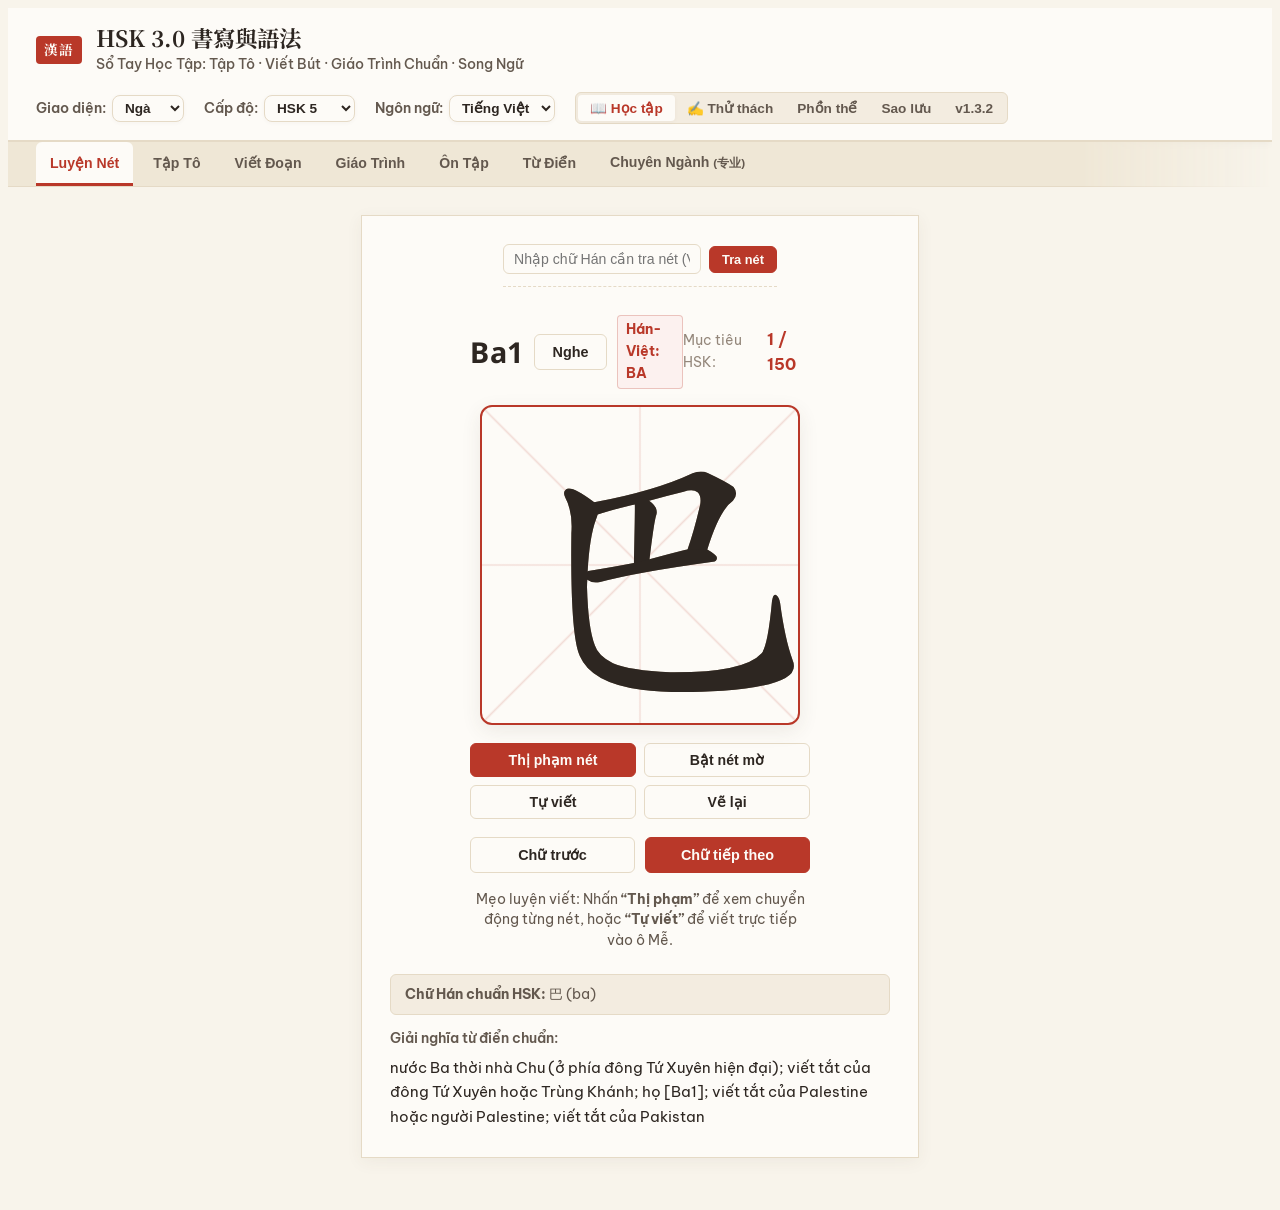
<file: index.html>
<!DOCTYPE html>
<html lang="vi" data-theme="paper">
<head>
  <meta charset="UTF-8">
  <meta name="viewport" content="width=device-width, initial-scale=1.0, maximum-scale=1.0, user-scalable=no, viewport-fit=cover">
  <title>HSK 3.0 Thư Phòng: Luyện Viết & Giáo Trình Song Ngữ</title>
  <meta name="description" content="Sổ tay học tập HSK 3.0 phong cách thư phòng kinh điển: tập tô, luyện nét, giáo trình chuẩn và tra cứu từ điển Hán ngữ.">
  <link rel="preconnect" href="https://fonts.googleapis.com">
  <link rel="preconnect" href="https://fonts.gstatic.com" crossorigin>
  <link href="https://fonts.googleapis.com/css2?family=Noto+Serif+SC:wght@400;600;700&family=Noto+Sans:wght@400;500;600&family=Be+Vietnam+Pro:wght@400;500;600;700&display=swap" rel="stylesheet">
  <link rel="stylesheet" href="heti.min.css">
  <link rel="stylesheet" href="style.css">
  <link rel="icon" type="image/png" href="icon.png">
  <link rel="apple-touch-icon" href="icon.png">
  <meta name="theme-color" content="#f8f4eb">
</head>
<body>
  <div id="book-container">
    <!-- Header bìa sách phong cách thư phòng -->
    <header class="book-header">
      <div class="header-inner">
        <div class="book-title-group">
          <span class="seal-mark" aria-hidden="true">漢語</span>
          <div class="title-text">
            <h1>HSK 3.0 書寫與語法</h1>
            <span class="sub-title">Sổ Tay Học Tập: Tập Tô, Viết Bút, Giáo Trình Chuẩn, Song Ngữ</span>
          </div>
        </div>

        <div class="book-controls">
          <!-- Bộ chọn giao diện (Theme Switcher) -->
          <div class="theme-selector-wrap">
            <span class="control-label">Giao diện:</span>
            <select id="theme-select" class="paper-select sm-select">
              <option value="paper">Ngà</option>
              <option value="dark">Tối</option>
              <option value="bamboo">Trúc</option>
              <option value="notion">Sáng</option>
            </select>
          </div>

          <div class="level-selector-wrap">
            <span class="control-label" id="label-level">Cấp độ:</span>
            <select id="level-select" class="paper-select sm-select">
              <option value="HSK1">HSK 1</option>
              <option value="HSK2">HSK 2</option>
              <option value="HSK3">HSK 3</option>
              <option value="HSK4">HSK 4</option>
              <option value="HSK5" selected>HSK 5</option>
              <option value="HSK6">HSK 6</option>
              <option value="HSK7-9">HSK 7-9</option>
            </select>
          </div>

          <!-- Bộ chọn ngôn ngữ Quốc tế (i18n) -->
          <div class="lang-selector-wrap">
            <span class="control-label" id="label-lang">Ngôn ngữ:</span>
            <select id="lang-select" class="paper-select sm-select">
              <option value="vi" selected>Tiếng Việt</option>
              <option value="en">English</option>
            </select>
          </div>
          <div class="mode-toggle">
            <button id="mode-study" class="mode-btn active">Học tập</button>
            <button id="mode-quiz" class="mode-btn">Thử thách</button>
            <button id="btn-toggle-variant" class="mode-btn" title="Chuyển đổi Giản thể / Phồn thể">Phồn thể</button>
            <button id="btn-open-sync" class="mode-btn" title="Sao lưu & Chuyển máy">Sao lưu</button>
            <button id="btn-manual-update-check" class="mode-btn" title="Kiểm tra bản cập nhật mới">v1.3.2</button>
          </div>
        </div>
      </div>
    </header>

    <!-- Mục lục Tab điều hướng -->
    <nav class="book-tabs">
      <div class="tabs-inner">
        <button class="tab-btn active" data-tab="tab-writing">
          <span class="tab-name">Luyện Nét <small class="tab-sub">(手写) </small></span>
        </button>
        <button class="tab-btn" data-tab="tab-tracing">
          <span class="tab-name">Tập Tô <small class="tab-sub">(描红) </small></span>
        </button>
        <button class="tab-btn" data-tab="tab-essay">
          <span class="tab-name">Viết Đoạn <small class="tab-sub">(写话) </small></span>
        </button>
        <button class="tab-btn" data-tab="tab-curriculum">
          <span class="tab-name">Giáo Trình <small class="tab-sub">(教程) </small></span>
        </button>
        <button class="tab-btn" data-tab="tab-exercise">
          <span class="tab-name">Ôn Tập <small class="tab-sub">(练习) </small></span>
        </button>
        <button class="tab-btn" data-tab="tab-dictionary">
          <span class="tab-name">Từ Điển <small class="tab-sub">(字典) </small></span>
        </button>
        <button class="tab-btn" data-tab="tab-specialized">
          <span class="tab-name">Chuyên Ngành <small class="tab-sub">(专业) </small></span>
        </button>
      </div>
    </nav>

    <!-- Nội dung chính -->
    <main class="book-page">

      <!-- TAB 1: LUYỆN VIẾT BẰNG BÚT (TỪNG CHỮ) -->
      <section id="tab-writing" class="page-pane active">
        <div class="paper-card writing-studio-layout">
          <!-- Ô tìm kiếm & tra cứu cách viết chữ Hán tùy chọn -->
          <div class="char-lookup-bar">
            <input type="text" id="custom-char-input" class="paper-input" placeholder="Nhập chữ Hán cần tra nét (VD: 我, 爱, 保)…" maxlength="10" autocomplete="off" />
            <button id="btn-custom-char-lookup" class="paper-btn primary-btn sm-btn">Tra nét</button>
          </div>

          <!-- HERO: BÀN TẬP VIẾT NÉT CHỮ HÁN (米字格) -->
          <div class="canvas-writing-panel">
            <div class="char-header-row">
              <div class="char-reading-box">
                <span id="char-pinyin" class="pinyin-large">bā</span>
                <button id="char-audio-btn" class="paper-btn audio-btn" title="Phát âm chuẩn">Nghe</button>
                <span id="char-hanviet" class="hanviet-badge">Hán-Việt: BA</span>
              </div>
              <div class="char-index-indicator">
                <span class="indicator-label">Mục tiêu HSK:</span>
                <span id="char-progress" class="indicator-value">1 / 150</span>
              </div>
            </div>

            <div class="mige-canvas-frame">
              <div id="hanzi-target" class="hanzi-mige-box"></div>
            </div>

            <div class="writing-action-bar">
              <button id="btn-animate" class="paper-btn active">Thị phạm nét</button>
              <button id="btn-toggle-outline" class="paper-btn">Bật nét mờ</button>
              <button id="btn-quiz" class="paper-btn">Tự viết</button>
              <button id="btn-reset" class="paper-btn">Vẽ lại</button>
            </div>

            <div class="nav-controls">
              <button id="btn-prev-char" class="paper-btn">Chữ trước</button>
              <button id="btn-next-char" class="paper-btn primary-btn">Chữ tiếp theo</button>
            </div>

            <p id="writing-status-tip" class="writing-tip">Mẹo luyện viết: Nhấn <strong>“Thị phạm”</strong> để xem chuyển động từng nét, hoặc <strong>“Tự viết”</strong> để viết trực tiếp vào ô Mễ.</p>
          </div>

          <!-- KHỐI BỔ TRỢ: TỪ GHÉP & GIẢI NGHĨA CHUẨN -->
          <div class="char-meta-panel">
            <div id="char-visual-anchor" class="char-visual-preview">
              <div id="char-visual-desc" class="char-visual-desc">Đang tải từ ghép HSK…</div>
            </div>

            <div class="char-meaning-box">
              <h2 class="section-label">Giải nghĩa từ điển chuẩn:</h2>
              <p id="char-meaning" class="meaning-text">Đang tải giải nghĩa…</p>
            </div>
          </div>
        </div>
      </section>

      <!-- TAB 2: VỞ TẬP TÔ CÂU & ĐOẠN VĂN -->
      <section id="tab-tracing" class="page-pane">
        <div class="paper-card tracing-lab-card">
          <div class="tracing-toolbar">
            <div class="toolbar-group">
              <span class="tool-label">Chọn đoạn tập tô:</span>
              <select id="tracing-select" class="paper-select" style="max-width: 320px;">
                <!-- Dynamically loaded essay / sentences -->
              </select>
              <button id="btn-tracing-random" class="paper-btn sm-btn" title="Đổi ngẫu nhiên đoạn văn">Ngẫu nhiên</button>
              <button id="btn-tracing-custom" class="paper-btn sm-btn primary-btn" title="Tự tạo đoạn văn theo từ vựng tự chọn">Tự tạo đoạn</button>
              <button id="btn-tracing-audio" class="paper-btn sm-btn">Nghe đọc</button>
            </div>

            <div class="toolbar-group brush-controls">
              <span class="tool-label">Bút vẽ:</span>
              <button id="brush-black" class="brush-btn active" title="Mực đen"><span class="color-dot black"></span></button>
              <button id="brush-red" class="brush-btn" title="Mực đỏ son"><span class="color-dot red"></span></button>
              
              <span class="tool-label" style="margin-left:8px;">Cỡ nét:</span>
              <button id="size-sm" class="size-btn">Mảnh</button>
              <button id="size-md" class="size-btn active">Vừa</button>
              <button id="size-lg" class="size-btn">Đậm</button>
              
              <button id="btn-clear-tracing" class="paper-btn sm-btn" style="margin-left:8px;">Xóa nét tô</button>
            </div>
          </div>

          <!-- Khung Tự Tạo Đoạn Văn Mẫu Theo Từ Vựng Tự Chọn (Custom Essay Generator) -->
          <div id="tracing-custom-panel" class="tracing-custom-panel" style="display: none;">
            <div class="custom-panel-head">
              <strong>Bộ Sinh Đoạn Văn Mẫu HSK Theo Từ Vựng Người Dùng Tự Chọn</strong>
              <button id="btn-close-custom-panel" class="paper-btn sm-btn">Đóng</button>
            </div>
            <div class="custom-panel-body">
              <div class="custom-input-row">
                <label class="custom-label">Cấp độ HSK:</label>
                <select id="custom-essay-level" class="paper-select sm-select">
                  <option value="1">HSK 1</option>
                  <option value="2">HSK 2</option>
                  <option value="3">HSK 3</option>
                  <option value="4" selected>HSK 4</option>
                  <option value="5">HSK 5</option>
                  <option value="6">HSK 6</option>
                </select>
                <label class="custom-label" style="margin-left: 10px;">Nhập 2-5 từ vựng (phân tách bởi dấu phẩy):</label>
                <input type="text" id="custom-essay-words" class="paper-input" placeholder="VD: 坚持, 健康, 锻炼 hoặc 苹果, 喜欢, 吃…" style="flex: 1; min-width: 220px;" />
                <button id="btn-submit-generate-essay" class="paper-btn primary-btn sm-btn">Tạo đoạn & Luyện viết ngay</button>
              </div>
            </div>
          </div>

          <!-- Khung hiển thị trọn vẹn 4 tầng đoạn văn tổng thể phía trên -->
          <div class="tracing-summary-box heti">
            <div id="tracing-meaning-text">Đang tải đoạn văn mẫu…</div>
          </div>

          <!-- Trang giấy kẻ ô Mễ Tự Cách có chữ Hán in mờ & Canvas đè lên -->
          <div class="tracing-paper-viewport">
            <div class="tracing-sheet" id="tracing-sheet">
              <div id="mige-grid-container" class="mige-grid-container"></div>
              <canvas id="tracing-canvas" class="tracing-canvas-overlay" aria-label="Bảng vẽ tập tô chữ Hán"></canvas>
            </div>
          </div>
          
          <p class="tracing-instructions">Mẹo tập tô: Đặt ngón tay hoặc bút cảm ứng Stylus lên trang giấy trên, tô đè nét mực theo từng chữ Hán in mờ từ trái sang phải như trong vở tập viết chữ Hán.</p>
        </div>
      </section>

      <!-- TAB 3: VIẾT & PHÂN TÍCH ĐOẠN VĂN (WRITING LAB) -->
      <section id="tab-essay" class="page-pane">
        <div class="essay-lab-layout">
          <!-- NỬA TRÊN: Đoạn văn mẫu & Phân tích 4 tầng -->
          <div class="paper-card sample-essay-card">
            <div class="card-header-bar">
              <div class="header-tag">
                <span class="tag-icon" aria-hidden="true">文</span>
                <span class="tag-text">Đoạn Văn Mẫu & Bóc Tách Cấu Trúc Song Ngữ</span>
              </div>
              <button id="btn-toggle-struct" class="paper-btn sm-btn">Ẩn/Hiện Phân Tích</button>
            </div>

            <div class="sample-essay-body">
              <div class="annotated-box">
                <div class="layer-zh" id="sample-essay-zh">Đang tải chữ Hán…</div>
                <div class="layer-py" id="sample-essay-py">Đang tải pinyin…</div>
                <div class="layer-hv" id="sample-essay-hv">Đang tải Hán-Việt…</div>
                <div class="layer-vi" id="sample-essay-vi">Đang tải dịch nghĩa…</div>
              </div>
            </div>

            <div id="structure-analysis-box" class="structure-breakdown-grid"></div>
          </div>

          <!-- NỬA DƯỚI: Khung luyện viết học viên -->
          <div class="paper-panel active-writing-panel">
            <div class="card-header-bar">
              <div class="header-tag">
                <span class="tag-icon" aria-hidden="true">筆</span>
                <span class="tag-text">Khu Vực Luyện Viết Của Bạn</span>
              </div>
              <div class="essay-word-meter">
                <span id="char-counter" class="counter-text">0 / 65 chữ</span>
              </div>
            </div>

            <div class="prompt-meta-box">
              <p id="essay-guideline" class="prompt-desc">Đang tải đề bài…</p>
              
              <!-- Danh mục từ mới dạng Flashcard trực quan -->
              <div class="required-words-wrap">
                <span class="req-title">Từ mới bắt buộc lồng ghép:</span>
                <div id="essay-keywords" class="visual-cards-grid"></div>
              </div>
            </div>

            <div class="textarea-wrapper">
              <textarea id="essay-input" class="paper-textarea" rows="6" placeholder="Gõ hoặc viết đoạn văn tiếng Trung của bạn tại đây…"></textarea>
            </div>

            <div id="checklist-section" class="rubric-checklist-box"></div>

            <div class="essay-bottom-bar">
              <button id="btn-check-essay" class="paper-btn primary-btn">Đánh giá bài viết</button>
              <button id="btn-copy-essay" class="paper-btn">Sao chép</button>
              <button id="btn-reset-essay" class="paper-btn">Xóa làm lại</button>
            </div>

            <div id="essay-feedback" class="feedback-paper-card"></div>
          </div>
        </div>
      </section>

      <!-- TAB 4: GIÁO TRÌNH CHUẨN 98 BÀI & NGỮ PHÁP (MỚI BỔ SUNG) -->
      <section id="tab-curriculum" class="page-pane">
        <!-- 1. Bộ Giáo Trình Chuẩn HSK 1 đến HSK 9 (160 Bài Học & 593 Điểm Ngữ Pháp) -->
        <div class="paper-card curriculum-card">
          <div class="card-header-bar">
            <div class="header-tag">
              <span class="tag-icon" aria-hidden="true">書</span>
              <span class="tag-text">Bộ Giáo Trình Hán Ngữ Chuẩn HSK 1 - HSK 9 (160 Bài Học Toàn Diện)</span>
            </div>
            <div class="curriculum-selectors">
              <select id="curriculum-level-select" class="paper-select sm-select">
                <option value="HSK 1">HSK 1: Giáo Trình Chuẩn HSK 3.0 (15 bài)</option>
                <option value="HSK 2">HSK 2: Giáo Trình Chuẩn HSK 3.0 (15 bài)</option>
                <option value="HSK 3">HSK 3: Giáo Trình Chuẩn HSK 3.0 (18 bài)</option>
                <option value="HSK 4">HSK 4: Giáo Trình Tiêu Chuẩn HSK 4 (20 bài)</option>
                <option value="HSK 5" selected>HSK 5: Giáo Trình Tiêu Chuẩn HSK 5 (36 bài)</option>
                <option value="HSK 6">HSK 6: Giáo Trình Tiêu Chuẩn HSK 6 (40 bài)</option>
                <option value="HSK 7-9">HSK 7-9: Giáo Trình Chuyên Sâu (16 bài - Thương mại & Học thuật)</option>
              </select>
              <select id="curriculum-lesson-select" class="paper-select sm-select">
                <!-- Dynamically populated lessons -->
              </select>
            </div>
          </div>

          <div class="curriculum-lesson-header">
            <h3 id="curr-lesson-title" class="lesson-title">Đang tải bài học…</h3>
            <span id="curr-lesson-count" class="lesson-count-badge"></span>
          </div>

          <!-- Dải Tab Con Phân Mục Bài Học -->
          <div class="curr-subnav-bar">
            <button class="curr-subtab-btn active" data-subtab="subtab-texts">Bài Đọc & Hội Thoại (课文)</button>
            <button class="curr-subtab-btn" data-subtab="subtab-grammar">Ngữ Pháp Bài Học (语法)</button>
            <button class="curr-subtab-btn" data-subtab="subtab-vocab">Từ Mới Bài Học (生词)</button>
            <button class="curr-subtab-btn" data-subtab="subtab-official-grammar">Đề Cương HSK 3.0 (593 điểm)</button>
            <button class="curr-subtab-btn" data-subtab="subtab-library-grammar">Thư Viện 212 Ngữ Pháp HSK 4-6</button>
          </div>

          <!-- 1. Phân mục Bài Đọc & Hội thoại -->
          <div id="subtab-texts" class="curr-content-pane active">
            <div class="reading-focus-toolbar">
              <span class="focus-toolbar-label">Chế độ luyện đọc:</span>
              <button id="btn-toggle-pinyin" class="focus-toggle-btn" title="Bật/Tắt hiển thị Pinyin">
                <span>Pinyin:</span> <strong id="lbl-toggle-pinyin">HIỆN</strong>
              </button>
              <button id="btn-toggle-meaning" class="focus-toggle-btn" title="Bật/Tắt hiển thị Dịch nghĩa">
                <span>Dịch nghĩa:</span> <strong id="lbl-toggle-meaning">HIỆN</strong>
              </button>
              <button id="btn-toggle-autoread" class="focus-toggle-btn" title="Chế độ rảnh tay: Tự động đọc tuần tự">
                <span>Tự đọc:</span> <strong id="lbl-toggle-autoread">TẮT</strong>
              </button>
            </div>
            <div id="curr-texts-container" class="curr-text-container heti"></div>
          </div>

          <!-- 2. Phân mục Ngữ pháp bài học -->
          <div id="subtab-grammar" class="curr-content-pane">
            <div id="curr-grammar-container" class="curr-grammar-container heti"></div>
          </div>

          <!-- 3. Phân mục Từ mới -->
          <div id="subtab-vocab" class="curr-content-pane">
            <div id="curr-words-container" class="curriculum-words-grid"></div>
          </div>

          <!-- 4. Phân mục Đề cương Ngữ pháp HSK 3.0 -->
          <div id="subtab-official-grammar" class="curr-content-pane">
            <div style="margin-bottom: 14px; font-size: 0.9rem; color: var(--ink-secondary);">
              Đề cương ngữ pháp chính thức từ Chinesetest (Bộ GD Trung Quốc) cho cấp độ này:
            </div>
            <div id="curr-official-grammar-container" class="official-grammar-grid"></div>
          </div>

          <!-- 5. Phân mục Thư Viện 212 Điểm Ngữ Pháp HSK 4-6 -->
          <div id="subtab-library-grammar" class="curr-content-pane">
            <div class="grammar-search-bar">
              <input type="text" id="grammar-search-input" class="paper-search-input" placeholder="Tìm kiếm điểm ngữ pháp (ví dụ: 把, 被, 比, liên từ, bổ ngữ…)">
              <span id="grammar-total-count" class="badge-total">212 điểm</span>
            </div>
            <div id="grammar-items-list" class="grammar-cards-scroll"></div>
          </div>
        </div>
      </section>

      <!-- TAB 5: GHÉP CÂU & SỬA BỆNH CÚ -->
      <section id="tab-exercise" class="page-pane">
        <!-- Sub-Nav Phân Hệ Ôn Tập -->
        <div class="exercise-subnav-bar">
          <button class="subnav-btn active" data-subtab="sub-quiz">Thi Thử Trắc Nghiệm</button>
          <button class="subnav-btn" data-subtab="sub-srs">Thẻ Nhớ SRS Flashcard</button>
          <button class="subnav-btn" data-subtab="sub-sentence">Ghép Câu Ngữ Pháp</button>
          <button class="subnav-btn" data-subtab="sub-match">Nối Từ Nhanh</button>
          <button class="subnav-btn" data-subtab="sub-sync">Sao Lưu Tiến Độ</button>
        </div>

        <!-- SUBTAB 1: THI THỬ TRẮC NGHIỆM -->
        <div id="subtab-quiz" class="subtab-pane active">
          <div class="paper-card quiz-control-card">
            <div class="quiz-filter-row">
              <label>Cấp độ HSK:</label>
              <select id="quiz-level-select" class="paper-select sm-select">
                <option value="all">Ngẫu nhiên HSK 1 - 9</option>
                <option value="HSK 1">HSK 1</option>
                <option value="HSK 2">HSK 2</option>
                <option value="HSK 3">HSK 3</option>
                <option value="HSK 4">HSK 4</option>
                <option value="HSK 5">HSK 5</option>
                <option value="HSK 6">HSK 6</option>
              </select>
              <label>Số lượng câu:</label>
              <select id="quiz-count-select" class="paper-select sm-select">
                <option value="5">5 câu (Nhanh)</option>
                <option value="10" selected>10 câu (Tiêu chuẩn)</option>
                <option value="20">20 câu (Thử thách)</option>
              </select>
              <button id="btn-start-quiz" class="paper-btn primary-btn sm-btn">Bắt đầu làm bài</button>
            </div>
          </div>
          <div id="quiz-container" class="quiz-display-area"></div>
        </div>

        <!-- SUBTAB 2: THẺ NHỚ SRS FLASHCARD -->
        <div id="subtab-srs" class="subtab-pane">
          <div class="paper-card srs-control-card">
            <div class="srs-stats-header">
              <div class="srs-stat-box">
                <span class="stat-number" id="srs-due-count">0</span>
                <span class="stat-label">Cần ôn hôm nay</span>
              </div>
              <div class="srs-stat-box">
                <span class="stat-number" id="srs-total-deck">11.485</span>
                <span class="stat-label">Tổng số thẻ</span>
              </div>
              <button id="btn-reset-srs" class="paper-btn sm-btn">Làm mới phiên ôn</button>
            </div>
          </div>
          <div id="srs-container" class="srs-display-area"></div>
        </div>

        <!-- SUBTAB 3: GHÉP CÂU NGỮ PHÁP CŨ -->
        <div id="subtab-sentence" class="subtab-pane">
        <div class="exercise-split-layout">
          <!-- Phần A: Sắp xếp câu -->
          <div class="paper-panel exercise-box">
            <div class="card-header-bar">
              <span class="exercise-type-tag">一 · Sắp Xếp Câu (连词成句)</span>
              <span id="order-progress-tag" class="exercise-counter">Câu 1/12</span>
            </div>

            <p class="exercise-inst">Chạm vào các khối từ bên dưới theo đúng trật tự ngữ pháp để ghép thành câu:</p>
            <p id="order-meaning-hint" class="meaning-hint-text">Dịch nghĩa…</p>

            <div id="order-drop-zone" class="paper-drop-tray">
              <span class="tray-empty-hint">Chạm vào các khối từ bên dưới để ghép câu</span>
            </div>

            <div id="order-pool-zone" class="paper-token-pool"></div>

            <div class="exercise-btn-row">
              <button id="btn-check-order" class="paper-btn primary-btn">Kiểm tra kết quả</button>
              <button id="btn-reset-order" class="paper-btn">Xếp lại</button>
              <button id="btn-next-order" class="paper-btn">Câu tiếp theo</button>
            </div>

            <div id="order-feedback" class="feedback-paper-card"></div>
          </div>

          <!-- Phần B: Sửa bệnh cú -->
          <div class="paper-panel exercise-box">
            <div class="card-header-bar">
              <span class="exercise-type-tag">二 · Sửa Câu Sai (病句修改)</span>
              <span id="bingju-type-badge" class="badge-small">Phân tích lỗi sai</span>
            </div>

            <p class="exercise-inst">Chạm vào phân đoạn [A], [B], [C], [D] có lỗi sai cú pháp:</p>

            <div id="bingju-segments-zone" class="bingju-choice-list"></div>

            <div class="exercise-btn-row">
              <button id="btn-next-bingju" class="paper-btn">Câu bệnh cú tiếp</button>
            </div>

            <div id="bingju-feedback" class="feedback-paper-card"></div>
          </div>
        </div>
        </div>

        <!-- SUBTAB 4: NỐI TỪ NHANH (FAST WORD MATCH) -->
        <div id="subtab-match" class="subtab-pane">
          <div class="match-game-card">
            <div class="match-stats-row">
              <div class="match-timer-box">
                <span class="control-label">Thời gian:</span>
                <span id="match-timer" class="match-num">60</span>s
              </div>
              <div class="match-score-box">
                <span class="control-label">Điểm số:</span>
                <span id="match-score" class="match-num">0</span>
              </div>
              <div style="display:flex; align-items:center; gap:8px;">
                <select id="match-level-select" class="paper-select sm-select">
                  <option value="HSK 1">HSK 1</option>
                  <option value="HSK 2">HSK 2</option>
                  <option value="HSK 3">HSK 3</option>
                  <option value="HSK 4" selected>HSK 4</option>
                  <option value="HSK 5">HSK 5</option>
                  <option value="HSK 6">HSK 6</option>
                </select>
                <button id="btn-start-match" class="paper-btn primary-btn sm-btn">Bắt đầu chơi</button>
              </div>
            </div>
            <div id="match-grid" class="match-grid"></div>
            <p id="match-msg" class="exercise-inst" style="text-align:center; margin-top:10px;">Chạm vào 1 ô Chữ Hán và 1 ô Nghĩa/Pinyin tương ứng để ghép đôi.</p>
          </div>
        </div>

        <!-- SUBTAB 5: SAO LƯU TIẾN ĐỘ (STATE SYNC) -->
        <div id="subtab-sync" class="subtab-pane">
          <div class="sync-panel-card">
            <h3 class="gallery-title" style="margin-bottom:12px;">Sao Lưu & Chuyển Đổi Tiến Độ Học Tập</h3>
            <p class="exercise-inst" style="margin-bottom:14px;">Chuyển đổi dữ liệu học tập (từ đã thuộc, từ cần ôn SRS, từ yêu thích) giữa các điện thoại mà không cần tài khoản.</p>
            
            <div style="margin-bottom:18px;">
              <label class="control-label" style="display:block; margin-bottom:6px;">Mã xuất dữ liệu máy này:</label>
              <textarea id="sync-export-text" class="sync-code-area" readonly placeholder="Bấm nút 'Tạo mã xuất' bên dưới..."></textarea>
              <div style="margin-top:8px; display:flex; gap:8px;">
                <button id="btn-gen-export" class="paper-btn primary-btn sm-btn">Tạo mã xuất</button>
                <button id="btn-copy-sync" class="paper-btn sm-btn">Sao chép mã</button>
              </div>
            </div>

            <div style="border-top:1px solid var(--border-paper); padding-top:16px;">
              <label class="control-label" style="display:block; margin-bottom:6px;">Nhập mã từ máy khác vào đây:</label>
              <textarea id="sync-import-text" class="sync-code-area" placeholder="Dán mã sao lưu vào đây rồi bấm 'Khôi phục'..."></textarea>
              <div style="margin-top:8px;">
                <button id="btn-apply-sync" class="paper-btn primary-btn sm-btn">Khôi phục tiến độ</button>
              </div>
            </div>
            <div id="sync-feedback" class="sync-feedback-msg" style="margin-top:12px; display:none;"></div>
          </div>
        </div>
      </section>

      <!-- 6. TAB TRA CỨU TỪ ĐIỂN HSK 3.0 & TRUNG - VIỆT -->
      <section id="tab-dictionary" class="page-pane">
        <div class="dict-header-banner paper-card">
          <div class="dict-title-row">
            <div class="dict-title-group">
              <span class="dict-seal">典</span>
              <div>
                <h2 class="dict-main-title">Tra Cứu Từ Điển HSK 3.0 & Trung - Việt (字典)</h2>
                <p class="dict-subtitle">11.470+ từ vựng chuẩn HSK 3.0 (Cấp 1 đến 7-9), 122.000+ từ điển Trung - Việt hiện đại CC-CEDICT, âm Hán-Việt &amp; phát âm</p>
              </div>
            </div>
          </div>

          <div class="dict-search-bar-wrap">
            <div class="dict-search-input-box">
              <span class="dict-search-btn-icon" aria-hidden="true">索</span>
              <input type="text" id="dict-search-input" class="dict-search-input" placeholder="Hán tự, Pinyin, nghĩa…" autocomplete="off">
              <button id="dict-clear-btn" class="dict-clear-btn" title="Xóa tìm kiếm">✕</button>
            </div>
          </div>

          <div class="dict-filter-toolbar">
            <div class="dict-select-group">
              <label for="dict-level-select" class="dict-select-label" id="lbl-dict-level">Phân cấp HSK:</label>
              <select id="dict-level-select" class="paper-select dict-dropdown-select">
                <option value="all">Tất cả cấp độ HSK 1-9 (11.581 từ)</option>
                <option value="1">HSK 1 (500 từ)</option>
                <option value="2">HSK 2 (772 từ)</option>
                <option value="3">HSK 3 (973 từ)</option>
                <option value="4">HSK 4 (1.000 từ)</option>
                <option value="5">HSK 5 (1.071 từ)</option>
                <option value="6">HSK 6 (1.140 từ)</option>
                <option value="7">HSK 7-9 & Chuyên ngành (5.636+ từ)</option>
                <option value="full">Toàn diện Mở rộng (125.000+ từ CC-CEDICT)</option>
              </select>
            </div>

            <div class="dict-select-group">
              <label for="dict-topic-select" class="dict-select-label" id="lbl-dict-topic">Chủ đề từ vựng:</label>
              <select id="dict-topic-select" class="paper-select dict-dropdown-select">
                <option value="all">Tất cả chủ đề</option>
                <option value="favorite">Sổ tay từ vựng yêu thích đã lưu</option>
                <option value="tcm">Y Học Cổ Truyền & Đông Y (433+ thuật ngữ)</option>
                <option value="fruit">Hoa quả & Trái cây</option>
                <option value="vegetable">Rau củ & Nông sản</option>
                <option value="clothing">Quần áo & Phụ kiện</option>
                <option value="appliance">Đồ điện gia dụng</option>
                <option value="daily_goods">Đồ dùng sinh hoạt</option>
                <option value="food_drink">Ẩm thực & Món ăn</option>
                <option value="medical_health">Y tế & Sức khỏe</option>
                <option value="travel_transport">Giao thông & Đi lại</option>
                <option value="education_study">Trường học & Sách vở</option>
                <option value="business_economy">Mua sắm & Kinh tế</option>
                <option value="animal_nature">Động vật & Tự nhiên</option>
                <option value="family_love">Gia đình & Con người</option>
                <option value="emotion_mind">Cảm xúc & Tâm lý</option>
              </select>
            </div>

          </div>
          <div class="dict-stats-inline">
            <span id="dict-count-info" class="dict-count-text">Đang tải cơ sở dữ liệu từ điển…</span>
          </div>
        </div>

        <!-- Danh sách kết quả từ điển -->
        <div id="dict-results-container" class="dict-results-grid"></div>

        <!-- Phân trang từ điển -->
        <div id="dict-pagination" class="dict-pagination-bar"></div>
      </section>

      <!-- TAB 7: KHÓA HỌC & ÔN LUYỆN THEO CHUYÊN NGÀNH (SPECIALIZED TRACKS) -->
      <section id="tab-specialized" class="page-pane">
        <div class="specialized-header">
          <div class="specialized-title-wrap">
            <h2 class="specialized-title">Khóa Học Tiếng Trung Chuyên Ngành (专业汉语课程)</h2>
            <p class="specialized-desc">Bóc tách từ vựng, mẫu câu đàm phán và bài đọc thực chiến theo từng lĩnh vực nghề nghiệp tiêu chuẩn.</p>
          </div>
          <!-- Track selector pills -->
          <div class="track-pills-bar" id="track-pills-bar">
            <button class="track-pill active" data-track="tcm">Y Dược & Đông Y</button>
            <button class="track-pill" data-track="business">Thương Mại & Ngoại Thương</button>
            <button class="track-pill" data-track="tech">Công Nghệ & AI</button>
            <button class="track-pill" data-track="legal">Pháp Luật & Hợp Đồng</button>
            <button class="track-pill" data-track="tourism">Du Lịch & Khách Sạn</button>
          </div>
        </div>

        <!-- Banner thông tin khóa học chuyên ngành -->
        <div id="track-hero-card" class="track-hero-card"></div>

        <!-- Subtabs trong chuyên ngành -->
        <div class="track-subtabs-bar">
          <button class="track-subtab-btn active" data-sub="vocab">Thuật Ngữ Cốt Lõi (词汇)</button>
          <button class="track-subtab-btn" data-sub="sentences">Mẫu Câu Thực Chiến (句型)</button>
          <button class="track-subtab-btn" data-sub="case">Tình Huống & Bài Đọc (案例)</button>
        </div>

        <!-- Thanh tìm kiếm & thống kê số lượng thuật ngữ chuyên ngành -->
        <div class="track-filter-bar" id="track-filter-bar">
          <input type="text" id="track-search-input" class="paper-input track-search-input" placeholder="Tìm nhanh thuật ngữ (Hán tự, Pinyin, Hán Việt, Tiếng Việt)…">
          <span id="track-vocab-count" class="track-vocab-count">Đang tải…</span>
        </div>

        <!-- Nội dung chi tiết chuyên ngành -->
        <div id="track-content-area" class="track-content-area heti"></div>
      </section>
    </main>
  </div>

  <script src="strokes.js"></script>
  <script src="data.js"></script>
  <script src="js/hanzi-writer.min.js"></script>
  <script src="pinyin-pro.min.js"></script>
  <script src="chaizi_data.js"></script>
  <script src="hsk_visual_media.js"></script>
  <script src="visual_entity_library.js"></script>
  <script src="visual_vocab_data.js"></script>
  <script src="curriculum_data.js"></script>
  <script src="hsk_etymology_data.js"></script>
  <script src="dict_data.js"></script>
  <script src="cvdict_data.js" defer></script>
  <script src="practice_essays_data.js"></script>
  <script src="tcm_data.js"></script>
  <script src="specialized_tracks_data.js"></script>
  <script src="srs_quiz_engine.js"></script>
  <script src="stroke_cache_db.js"></script>
  <script src="traditional_map.js"></script>
  <script src="app.js"></script>
</body>
</html>
</file>
<file: style.css>
/* Hallmark · v2.0.0 · theme: Vellum · genre: editorial · shape: app screen · scope: app · posture: full-palette · redesign: restyle · copy: verbatim */
/* Hallmark · pre-emit critique: P4 H4 E4 S4 R4 V4 · weakest: S, unified card containment into paper panels with scholar hairline rules */

:root, [data-theme="paper"] {
  /* ==========================================================================
     HALLMARK VELLUM & INK SCHOLAR TOKENS (THƯ PHÒNG KINH ĐIỂN)
     ========================================================================== */
  --paper-bg: #f8f4eb;
  --paper-card: #fdfbf7;
  --paper-card-sub: #f3ece0;
  --tabs-bg: #efe7d6;
  --canvas-bg: #fdfbf7;
  --canvas-line: rgba(185, 56, 41, 0.15);
  --canvas-line-sub: rgba(185, 56, 41, 0.08);
  --canvas-border: #b93829;

  --hanzi-stroke: #2d2621;
  --hanzi-outline: #9e8a75;
  --hanzi-drawing: #b93829;
  --trace-shadow-char: rgba(185, 56, 41, 0.28);
  --trace-punct-color: rgba(45, 38, 33, 0.45);
  --trace-brush-primary: #2d2621;
  --trace-brush-secondary: #b93829;

  --ink-primary: #2d2621;
  --ink-secondary: #63584e;
  --ink-muted: #94877b;
  --ink-on-accent: #fdfbf7;

  --vermilion: #b93829;
  --vermilion-hover: #a22f21;
  --vermilion-deep: #8b1d1d;
  --vermilion-soft: #fcf1ef;
  --vermilion-tint: rgba(185, 56, 41, 0.08);
  --vermilion-tint-hover: rgba(185, 56, 41, 0.15);
  --vermilion-border: rgba(185, 56, 41, 0.25);
  --vermilion-shadow: rgba(185, 56, 41, 0.30);

  --amber-gold: #c28334;
  --amber-gold-soft: #fbf5ea;

  --bamboo-green: #144923;
  --bamboo-green-deep: #1b5e20;
  --bamboo-green-soft: #edf7ee;
  --bamboo-green-border: #81c784;
  --bamboo-green-tint: rgba(46, 111, 64, 0.10);
  --bamboo-green-shadow: rgba(46, 125, 50, 0.25);

  --border-paper: #e5dac6;
  --border-dark: #ccbeaa;
  --border-light: rgba(78, 62, 45, 0.12);
  --border-subtle: rgba(78, 62, 45, 0.08);

  --shadow-subtle: 0 1px 4px rgba(78, 62, 45, 0.04);
  --shadow-book: 0 4px 16px rgba(78, 62, 45, 0.06);
  --shadow-elevation: 0 6px 20px rgba(78, 62, 45, 0.09);
  --shadow-header: 0 2px 8px rgba(0, 0, 0, 0.03);
  --shadow-card: 0 2px 8px rgba(0, 0, 0, 0.06);
  --shadow-card-hover: 0 4px 12px rgba(0, 0, 0, 0.08);
  --shadow-toast: 0 8px 24px rgba(0, 0, 0, 0.18);
  --shadow-focus: 0 0 0 3px rgba(185, 56, 41, 0.15);
  --shadow-tab-active: 0 2px 6px rgba(185, 56, 41, 0.25);
  --shadow-white-pill: 0 2px 6px rgba(255, 255, 255, 0.35);

  --color-error: #b71c1c;
  --color-error-bg: #fbeeeb;
  --color-error-border: #c62828;
  --color-success: #1b5e20;
  --color-success-bg: #edf7ee;
  --color-success-border: #2e7d32;

  --color-accent-blue: #2563eb;
  --color-accent-blue-bg: rgba(59, 130, 246, 0.12);
  --color-accent-green-tag: #059669;
  --color-accent-green-tag-bg: rgba(16, 185, 129, 0.12);

  --color-grammar-purple: #6d28d9;
  --color-grammar-purple-hover: #5b21b6;
  --color-grammar-purple-bg: rgba(139, 92, 246, 0.08);
  --color-grammar-purple-bg-hover: rgba(139, 92, 246, 0.18);
  --color-grammar-purple-border: #7e4bd6;

  --color-vocab-orange: #c2410c;
  --color-vocab-orange-hover: #ea580c;
  --color-vocab-orange-bg: rgba(249, 115, 22, 0.08);
  --color-vocab-orange-bg-hover: rgba(249, 115, 22, 0.18);
  --color-vocab-orange-border: #f97316;

  --color-srs-again: #c62828;
  --color-srs-hard: #ef6c00;
  --color-srs-good: #2e7d32;
  --color-srs-easy: #1565c0;

  --color-fav-gold: #b45309;
  --color-fav-bg: #fefce8;
  --color-fav-border: #fde68a;
  --color-fav-saved-bg: #fef08a;
  --color-fav-saved-text: #92400e;

  --track-crimson: #d4634d;
  --track-crimson-hover: #7a1f20;
  --track-crimson-bg: #faece1;
  --track-crimson-tint: rgba(158, 42, 43, 0.05);
  --track-crimson-shadow: rgba(158, 42, 43, 0.25);
  --track-border: #d4c5b9;
  --track-border-accent: #c44d34;
  --track-pill-bg: #fff8f0;
  --track-pill-color: #55524f;
  --track-hero-bg: #f7f1ea;
  --track-hero-border: #e2d7cb;
  --track-title: #2b2826;
  --track-sub: #5c554e;
  --track-level-bg: #ede3d7;
  --track-level-color: var(--track-level-color);
  --track-subtab-border: #e0d4c5;
  --track-filter-bg: #fbf9f6;
  --track-filter-border: #e8e2d9;
  --track-search-border: #d4c8ba;
  --track-count-color: var(--track-count-color);
  --track-card-border: #e5ded6;
  --track-vocab-zh: #1f1d1b;
  --track-vocab-py: #9e2a2b;
  --track-vocab-hv-bg: #f4eee7;
  --track-vocab-hv-color: var(--track-count-color);
  --track-vocab-mean: #3d3a37;
  --track-vocab-ex-bg: #fdfaf6;
  --track-vocab-ex-border: #d8c5b2;
  --track-vocab-ex-color: #55524f;
  --track-vocab-ex-zh: #22201e;
  --track-sentence-border: #e2dbd2;
  --track-case-border: #e0d7cb;
  --track-case-title: #8b2626;
  --track-case-title-border: #d5c8b8;
  --track-case-zh: #242220;
  --track-case-vi: #524d47;
  --track-case-vi-bg: #fbf8f4;

  --focus-toolbar-bg: #f5efe6;
  --focus-toolbar-border: #e5ddcf;
  --focus-toolbar-label: #6b5b4d;
  --focus-btn-bg: #fdfbf7;
  --focus-btn-border: #d5c8b8;
  --focus-btn-color: var(--focus-btn-color);
  --focus-btn-off-bg: #e5ddcf;
  --focus-btn-off-color: #4a3f35;

  --dict-badge-bg: rgba(0, 0, 0, 0.45);
  --dict-badge-border: rgba(255, 255, 255, 0.20);
  --dict-watermark: rgba(255, 255, 255, 0.08);

  --font-display: "Noto Serif SC", "SimSun", "STSong", serif;
  --font-body: "Be Vietnam Pro", "Noto Sans", system-ui, sans-serif;
  --font-chinese: "Noto Serif SC", "SimSun", "STSong", serif;
  --font-kaiti: "Noto Serif SC", "SimSun", serif;
  --font-pinyin: "Noto Sans", system-ui, sans-serif;
  --font-latin: "Be Vietnam Pro", "Noto Sans", system-ui, sans-serif;
  --font-mono: ui-monospace, SFMono-Regular, "SF Mono", Menlo, Consolas, monospace;
}

[data-theme="dark"] {
  --paper-bg: #14181f;
  --paper-card: #1c232f;
  --paper-card-sub: #252e3d;
  --tabs-bg: #18202b;
  --canvas-bg: #18202b;
  --canvas-line: rgba(224, 159, 88, 0.35);
  --canvas-line-sub: rgba(224, 159, 88, 0.18);
  --canvas-border: #475569;

  --hanzi-stroke: #f5f0e6;
  --hanzi-outline: #475569;
  --hanzi-drawing: #fbbf24;
  --trace-shadow-char: rgba(245, 240, 230, 0.60);
  --trace-punct-color: #cbd5e1;
  --trace-brush-primary: #f5f0e6;
  --trace-brush-secondary: #f87171;

  --ink-primary: #f5f0e6;
  --ink-secondary: #cbd5e1;
  --ink-muted: #94a3b8;
  --ink-on-accent: #14181f;

  --vermilion: #e09f58;
  --vermilion-hover: #f59e0b;
  --vermilion-deep: #b45309;
  --vermilion-soft: rgba(224, 159, 88, 0.15);
  --vermilion-tint: rgba(224, 159, 88, 0.10);
  --vermilion-tint-hover: rgba(224, 159, 88, 0.20);
  --vermilion-border: rgba(224, 159, 88, 0.30);
  --vermilion-shadow: rgba(224, 159, 88, 0.30);

  --amber-gold: #fbbf24;
  --amber-gold-soft: rgba(251, 191, 36, 0.12);
  --bamboo-green: #144923;
  --bamboo-green-deep: #143e21;
  --bamboo-green-soft: rgba(52, 211, 153, 0.12);
  --bamboo-green-border: #34d399;
  --bamboo-green-tint: rgba(52, 211, 153, 0.10);
  --bamboo-green-shadow: rgba(52, 211, 153, 0.25);

  --border-paper: #283345;
  --border-dark: #37455c;
  --border-light: rgba(255, 255, 255, 0.08);
  --border-subtle: rgba(255, 255, 255, 0.05);

  --shadow-subtle: 0 1px 4px rgba(0, 0, 0, 0.25);
  --shadow-book: 0 4px 16px rgba(0, 0, 0, 0.35);
  --shadow-elevation: 0 6px 20px rgba(0, 0, 0, 0.45);
  --shadow-header: 0 2px 8px rgba(0, 0, 0, 0.20);
  --shadow-card: 0 2px 8px rgba(0, 0, 0, 0.20);
  --shadow-card-hover: 0 4px 12px rgba(0, 0, 0, 0.30);
  --shadow-toast: 0 8px 24px rgba(0, 0, 0, 0.45);
  --shadow-focus: 0 0 0 3px rgba(224, 159, 88, 0.20);
  --shadow-tab-active: 0 2px 6px rgba(224, 159, 88, 0.25);
  --shadow-white-pill: 0 2px 6px rgba(0, 0, 0, 0.35);

  --color-error: #f87171;
  --color-error-bg: rgba(248, 113, 113, 0.12);
  --color-error-border: #f87171;
  --color-success: #34d399;
  --color-success-bg: rgba(52, 211, 153, 0.12);
  --color-success-border: #34d399;

  --color-accent-blue: #60a5fa;
  --color-accent-blue-bg: rgba(96, 165, 250, 0.12);
  --color-accent-green-tag: #34d399;
  --color-accent-green-tag-bg: rgba(52, 211, 153, 0.12);

  --color-grammar-purple: #c084fc;
  --color-grammar-purple-hover: #d8b4fe;
  --color-grammar-purple-bg: rgba(192, 132, 252, 0.12);
  --color-grammar-purple-bg-hover: rgba(192, 132, 252, 0.20);
  --color-grammar-purple-border: #9b54e8;

  --color-vocab-orange: #fb923c;
  --color-vocab-orange-hover: #fdba74;
  --color-vocab-orange-bg: rgba(249, 115, 22, 0.15);
  --color-vocab-orange-bg-hover: rgba(249, 115, 22, 0.22);
  --color-vocab-orange-border: #f97316;

  --color-srs-again: #f87171;
  --color-srs-hard: #fbbf24;
  --color-srs-good: #34d399;
  --color-srs-easy: #60a5fa;

  --color-fav-gold: #fbbf24;
  --color-fav-bg: rgba(251, 191, 36, 0.10);
  --color-fav-border: #fbbf24;
  --color-fav-saved-bg: rgba(251, 191, 36, 0.20);
  --color-fav-saved-text: #fde68a;

  --track-crimson: #d4634d;
  --track-crimson-hover: #73181a;
  --track-crimson-bg: rgba(224, 159, 88, 0.15);
  --track-crimson-tint: rgba(224, 159, 88, 0.10);
  --track-crimson-shadow: rgba(224, 159, 88, 0.25);
  --track-border: #37455c;
  --track-border-accent: #f59e0b;
  --track-pill-bg: #222b3a;
  --track-pill-color: #cbd5e1;
  --track-hero-bg: #1c232f;
  --track-hero-border: #283345;
  --track-title: #f5f0e6;
  --track-sub: #cbd5e1;
  --track-level-bg: #252e3d;
  --track-level-color: #e09f58;
  --track-subtab-border: #283345;
  --track-filter-bg: #1c232f;
  --track-filter-border: #283345;
  --track-search-border: #37455c;
  --track-count-color: #e09f58;
  --track-card-border: #283345;
  --track-vocab-zh: #f5f0e6;
  --track-vocab-py: #e09f58;
  --track-vocab-hv-bg: #252e3d;
  --track-vocab-hv-color: #cbd5e1;
  --track-vocab-mean: #cbd5e1;
  --track-vocab-ex-bg: #18202b;
  --track-vocab-ex-border: #37455c;
  --track-vocab-ex-color: #94a3b8;
  --track-vocab-ex-zh: #f5f0e6;
  --track-sentence-border: #283345;
  --track-case-border: #283345;
  --track-case-title: #e09f58;
  --track-case-title-border: #37455c;
  --track-case-zh: #f5f0e6;
  --track-case-vi: #cbd5e1;
  --track-case-vi-bg: #18202b;

  --focus-toolbar-bg: #1c232f;
  --focus-toolbar-border: #283345;
  --focus-toolbar-label: #cbd5e1;
  --focus-btn-bg: #252e3d;
  --focus-btn-border: #37455c;
  --focus-btn-color: #f5f0e6;
  --focus-btn-off-bg: #18202b;
  --focus-btn-off-color: #94a3b8;

  --dict-badge-bg: rgba(0, 0, 0, 0.65);
  --dict-badge-border: rgba(255, 255, 255, 0.15);
  --dict-watermark: rgba(255, 255, 255, 0.05);
}

[data-theme="bamboo"] {
  --paper-bg: #f2f7f2;
  --paper-card: #f9fcf9;
  --paper-card-sub: #e6f0e6;
  --tabs-bg: #dceadc;
  --canvas-bg: #f9fcf9;
  --canvas-line: rgba(46, 111, 64, 0.15);
  --canvas-line-sub: rgba(46, 111, 64, 0.08);
  --canvas-border: #2e6f40;
  --hanzi-stroke: #1b3823;
  --hanzi-outline: #b8d4ba;
  --hanzi-drawing: #16a34a;
  --trace-shadow-char: rgba(46, 111, 64, 0.28);
  --trace-punct-color: rgba(27, 56, 35, 0.45);
  --trace-brush-primary: #1b3823;
  --trace-brush-secondary: #2e6f40;

  --ink-primary: #1b3823;
  --ink-secondary: #3b5e44;
  --ink-muted: #6f8c76;
  --ink-on-accent: #f9fcf9;
  --vermilion: #2e6f40;
  --vermilion-hover: #166534;
  --vermilion-deep: #14532d;
  --vermilion-soft: #edf7ee;
  --vermilion-tint: rgba(46, 111, 64, 0.08);
  --vermilion-tint-hover: rgba(46, 111, 64, 0.15);
  --vermilion-border: rgba(46, 111, 64, 0.25);
  --vermilion-shadow: rgba(46, 111, 64, 0.25);

  --amber-gold: #15803d;
  --bamboo-green: #144923;
  --border-paper: #cfe0d0;
  --border-dark: #b5cbb7;
  --shadow-book: 0 4px 16px rgba(46, 111, 64, 0.08);
}

[data-theme="notion"] {
  --paper-bg: #f8f9fa;
  --paper-card: #fdfdfd;
  --paper-card-sub: #f3f4f6;
  --tabs-bg: #f1f3f5;
  --canvas-bg: #fdfdfd;
  --canvas-line: rgba(37, 99, 235, 0.15);
  --canvas-line-sub: rgba(37, 99, 235, 0.08);
  --canvas-border: #2563eb;
  --hanzi-stroke: #111827;
  --hanzi-outline: #cbd5e1;
  --hanzi-drawing: #2563eb;
  --trace-shadow-char: rgba(37, 99, 235, 0.28);
  --trace-punct-color: rgba(17, 24, 39, 0.45);
  --trace-brush-primary: #111827;
  --trace-brush-secondary: #2563eb;

  --ink-primary: #111827;
  --ink-secondary: #4b5563;
  --ink-muted: #9ca3af;
  --ink-on-accent: #fdfdfd;
  --vermilion: #2563eb;
  --vermilion-hover: #1d4ed8;
  --vermilion-deep: #1e40af;
  --vermilion-soft: #eff6ff;
  --vermilion-tint: rgba(37, 99, 235, 0.08);
  --vermilion-tint-hover: rgba(37, 99, 235, 0.15);
  --vermilion-border: rgba(37, 99, 235, 0.25);
  --vermilion-shadow: rgba(37, 99, 235, 0.25);

  --amber-gold: #0284c7;
  --bamboo-green: #059669;
  --border-paper: #e5e7eb;
  --border-dark: #d1d5db;
  --shadow-book: 0 4px 16px rgba(0, 0, 0, 0.05);
}


html, body {
  overflow-x: clip;
}

@media (prefers-reduced-motion: reduce) {
  *, *::before, *::after {
    animation-duration: 0.01ms !important;
    animation-iteration-count: 1 !important;
    transition-duration: 0.01ms !important;
    scroll-behavior: auto !important;
  }
}

.paper-panel {
  background: var(--paper-card);
  border: 1px solid var(--border-paper);
  border-radius: 4px;
}

* {
  box-sizing: border-box;
  margin: 0;
  padding: 0;
  -webkit-tap-highlight-color: transparent;
}

body {
  font-family: var(--font-latin);
  background-color: var(--paper-bg);
  color: var(--ink-primary);
  line-height: 1.6;
  min-height: 100vh;
}

#book-container {
  display: flex;
  flex-direction: column;
  min-height: 100vh;
  max-width: 1400px;
  margin: 0 auto;
}

/* 1. Header Bìa Sách */
.book-header {
  background-color: var(--paper-card);
  border-bottom: 2px solid var(--border-paper);
  padding: 16px 28px;
  box-shadow: var(--shadow-header);
}

.header-inner {
  display: flex;
  justify-content: space-between;
  align-items: center;
  flex-wrap: wrap;
  gap: 16px;
}

.book-title-group {
  display: flex;
  align-items: center;
  gap: 14px;
}

.seal-mark {
  background-color: var(--vermilion);
  color: var(--ink-on-accent);
  font-family: var(--font-chinese);
  font-size: 1.15rem;
  font-weight: 700;
  padding: 6px 10px;
  border-radius: 4px;
  box-shadow: var(--shadow-vermilion);
  letter-spacing: 2px;
}

.title-text h1 {
  text-wrap: balance;
  font-family: var(--font-chinese);
  font-size: 1.4rem;
  font-weight: 700;
  color: var(--ink-primary);
  line-height: 1.2;
}

.sub-title {
  font-size: 0.85rem;
  color: var(--ink-secondary);
  font-weight: 500;
}

.book-controls {
  display: flex;
  align-items: center;
  gap: 20px;
}

.level-badge-selector {
  display: flex;
  align-items: center;
  gap: 6px;
}

.control-label {
  font-size: 0.85rem;
  font-weight: 600;
  color: var(--ink-secondary);
}

.lvl-btn {
  background: var(--paper-card-sub);
  border: 1px solid var(--border-paper);
  color: var(--ink-primary);
  padding: 5px 14px;
  border-radius: 4px;
  font-weight: 600;
  font-size: 0.85rem;
  cursor: pointer;
  transition: color 0.2s, background-color 0.2s, border-color 0.2s, box-shadow 0.2s, transform 0.2s;
}

.lvl-btn:hover {
  border-color: var(--vermilion);
}

.lvl-btn.active {
  background: var(--vermilion);
  color: var(--ink-on-accent);
  border-color: var(--vermilion);
}

.mode-toggle {
  display: flex;
  background: var(--paper-card-sub);
  border: 1px solid var(--border-paper);
  border-radius: 6px;
  padding: 2px;
}

.mode-btn {
  background: transparent;
  border: none;
  padding: 5px 12px;
  border-radius: 4px;
  font-size: 0.85rem;
  font-weight: 600;
  color: var(--ink-secondary);
  cursor: pointer;
  transition: color 0.2s, background-color 0.2s, border-color 0.2s, box-shadow 0.2s, transform 0.2s;
}

.mode-btn.active {
  background: var(--paper-card);
  color: var(--vermilion);
  box-shadow: var(--shadow-subtle);
}

/* 2. Mục lục / Tab điều hướng */
.book-tabs {
  background-color: var(--tabs-bg);
  border-bottom: 1px solid var(--border-paper);
  padding: 0 28px;
}

.tabs-inner {
  display: flex;
  gap: 6px;
  flex-wrap: wrap;
}

.tab-btn {
  background: transparent;
  border: none;
  padding: 12px 14px;
  font-size: 0.88rem;
  font-weight: 600;
  color: var(--ink-secondary);
  cursor: pointer;
  display: flex;
  align-items: center;
  gap: 6px;
  border-bottom: 3px solid transparent;
  transition: color 0.2s, background-color 0.2s, border-color 0.2s, box-shadow 0.2s, transform 0.2s;
  white-space: nowrap;
}

.tab-num {
  font-family: var(--font-chinese);
  font-weight: 700;
  color: var(--vermilion);
  background: var(--vermilion-tint);
  padding: 1px 6px;
  border-radius: 4px;
}

.tab-btn:hover {
  color: var(--ink-primary);
  background: var(--border-light);
}

.tab-btn.active {
  color: var(--vermilion);
  background: var(--paper-card);
  border-bottom-color: var(--vermilion);
  border-top-left-radius: 6px;
  border-top-right-radius: 6px;
}

/* 3. Khung trang sách chính */
.book-page {
  flex: 1;
  padding: 28px;
}

.page-pane {
  display: none;
}

.page-pane.active {
  display: block;
}

/* Thẻ giấy (Paper Card) */
.paper-card {
  background: var(--paper-card);
  border: 1px solid var(--border-paper);
  border-radius: var(--radius-page);
  box-shadow: var(--shadow-book);
  padding: 28px;
  margin-bottom: 24px;
}

/* Nút bấm kiểu giấy */
.paper-btn {
  background: var(--paper-card);
  border: 1px solid var(--border-paper);
  color: var(--ink-primary);
  padding: 9px 18px;
  border-radius: 6px;
  font-size: 0.9rem;
  font-weight: 600;
  cursor: pointer;
  transition: color 0.2s, background-color 0.2s, border-color 0.2s, box-shadow 0.2s, transform 0.2s;
  display: inline-flex;
  align-items: center;
  justify-content: center;
  gap: 6px;
}

.paper-btn:hover {
  background: var(--paper-card-sub);
  border-color: var(--border-dark);
}

.paper-btn.primary-btn {
  background: var(--vermilion);
  color: var(--ink-on-accent);
  border-color: var(--vermilion);
}

.paper-btn.primary-btn:hover {
  background: var(--vermilion-hover);
}

.sm-btn {
  padding: 5px 12px;
  font-size: 0.8rem;
}

/* TAB 1: LUYỆN VIẾT BẰNG BÚT */
.writing-studio-layout {
  display: flex;
  flex-direction: column;
  align-items: center;
  gap: 16px;
  width: 100%;
  max-width: 640px;
  margin: 0 auto;
}

.char-header-row {
  display: flex;
  align-items: center;
  justify-content: space-between;
  width: 100%;
  max-width: 340px;
  margin-bottom: 4px;
}

.char-header-row .char-reading-box {
  display: flex;
  align-items: center;
  gap: 10px;
  background: transparent;
  border: none;
  padding: 0;
}

.char-header-row .pinyin-large {
  font-size: 1.8rem;
  font-weight: 700;
  color: var(--ink-primary);
  font-family: var(--font-pinyin);
  letter-spacing: 0.5px;
}

.char-header-row .hanviet-badge {
  display: inline-block;
  background: var(--vermilion-soft);
  color: var(--vermilion);
  border: 1px solid var(--vermilion-border);
  font-weight: 700;
  font-size: 0.85rem;
  padding: 3px 8px;
  border-radius: 4px;
}

.char-index-indicator {
  display: flex;
  align-items: center;
  gap: 6px;
}

.indicator-label {
  font-size: 0.85rem;
  color: var(--ink-muted);
}

.indicator-value {
  font-weight: 700;
  color: var(--vermilion);
}

.section-label {
  font-size: 0.9rem;
  font-weight: 600;
  color: var(--ink-secondary);
  margin-bottom: 6px;
}

.meaning-text {
  font-size: 0.95rem;
  color: var(--ink-primary);
  line-height: 1.6;
}

.nav-controls {
  display: flex;
  align-items: center;
  justify-content: space-between;
  gap: 10px;
  width: 100%;
  max-width: 340px;
  margin-top: 6px;
}

.nav-controls .paper-btn {
  flex: 1 1 50%;
  text-align: center;
  justify-content: center;
}

/* Ô Mễ Tự Cách (米字格 Canvas) */
.canvas-writing-panel {
  display: flex;
  flex-direction: column;
  align-items: center;
  gap: 12px;
  width: 100%;
}

.mige-canvas-frame {
  width: min(320px, 86vw);
  height: min(320px, 86vw);
  max-width: 340px;
  max-height: 340px;
  aspect-ratio: 1 / 1;
  background: var(--canvas-bg);
  border: 2px solid var(--canvas-border);
  border-radius: 12px;
  box-shadow: var(--shadow-elevation);
  position: relative;
  display: flex;
  align-items: center;
  justify-content: center;
  touch-action: none !important;
  -webkit-user-select: none;
  user-select: none;
  background-image: 
    linear-gradient(to right, transparent 49.5%, var(--canvas-line) 50%, transparent 50.5%),
    linear-gradient(to bottom, transparent 49.5%, var(--canvas-line) 50%, transparent 50.5%),
    linear-gradient(45deg, transparent 49.6%, var(--canvas-line) 50%, transparent 50.4%),
    linear-gradient(-45deg, transparent 49.6%, var(--canvas-line) 50%, transparent 50.4%);
}

.hanzi-mige-box {
  width: 100%;
  height: 100%;
  display: flex;
  align-items: center;
  justify-content: center;
  touch-action: none !important;
}

.hanzi-mige-box svg {
  width: 100% !important;
  height: 100% !important;
  max-width: 100%;
  max-height: 100%;
  touch-action: none !important;
  display: block;
}

.writing-action-bar {
  display: grid;
  grid-template-columns: 1fr 1fr;
  gap: 8px;
  width: 100%;
  max-width: 340px;
  margin-top: 6px;
}

.writing-action-bar .paper-btn {
  justify-content: center;
  text-align: center;
  padding: 8px 10px;
  font-size: 0.88rem;
}

.writing-action-bar .paper-btn.active {
  background: var(--vermilion) !important;
  color: var(--ink-on-accent) !important;
  border-color: var(--vermilion) !important;
  box-shadow: var(--shadow-vermilion);
}

.writing-tip {
  font-size: 0.85rem;
  color: var(--ink-secondary);
  text-align: center;
  max-width: 340px;
  line-height: 1.5;
  margin: 4px 0 0 0;
}

.char-meta-panel {
  display: flex;
  flex-direction: column;
  gap: 12px;
  width: 100%;
  max-width: 500px;
  border: none;
  padding: 0;
  margin-top: 8px;
}

/* TAB 2: WRITING LAB 4 LỚP */
.essay-lab-layout {
  display: flex;
  flex-direction: column;
  gap: 24px;
}

.card-header-bar {
  display: flex;
  justify-content: space-between;
  align-items: center;
  border-bottom: 1px solid var(--border-paper);
  padding-bottom: 12px;
  margin-bottom: 16px;
}

.header-tag {
  display: flex;
  align-items: center;
  gap: 8px;
  font-family: var(--font-chinese);
  font-size: 1.15rem;
  font-weight: 700;
  color: var(--ink-primary);
}

/* Khối văn bản 4 tầng */
.annotated-box {
  background: var(--paper-card-sub);
  border: 1px solid var(--border-paper); background: var(--paper-card-sub);
  padding: 18px 22px;
  border-radius: 6px;
  margin-bottom: 18px;
  display: flex;
  flex-direction: column;
  gap: 8px;
}

.layer-zh {
  font-family: var(--font-chinese);
  font-size: 1.3rem;
  font-weight: 700;
  color: var(--ink-primary);
  line-height: 1.7;
}

.layer-py {
  font-family: var(--font-pinyin);
  font-size: 0.95rem;
  font-weight: 600;
  color: var(--vermilion);
  line-height: 1.5;
  letter-spacing: 0.3px;
}

.layer-hv {
  font-size: 0.9rem;
  font-weight: 600;
  color: var(--amber-gold);
  line-height: 1.5;
}

.layer-vi {
  font-size: 0.95rem;
  color: var(--ink-secondary);
  font-style: italic;
  line-height: 1.6;
  border-top: 1px dashed var(--border-paper);
  padding-top: 6px;
}

.structure-breakdown-grid {
  display: grid;
  grid-template-columns: repeat(auto-fit, minmax(280px, 1fr));
  gap: 14px;
}

.struct-item {
  background: var(--paper-card-sub);
  border: 1px solid var(--border-paper);
  border-radius: 6px;
  padding: 14px;
  display: flex;
  flex-direction: column;
  gap: 4px;
}

.struct-role {
  font-size: 0.85rem;
  font-weight: 700;
  color: var(--vermilion);
}

.struct-sample-zh {
  font-family: var(--font-chinese);
  font-size: 1.1rem;
  font-weight: 700;
  color: var(--ink-primary);
}

.struct-sample-py {
  font-family: var(--font-pinyin);
  font-size: 0.85rem;
  font-weight: 600;
  color: var(--vermilion);
}

.struct-sample-hv {
  font-size: 0.8rem;
  font-weight: 600;
  color: var(--amber-gold);
}

.struct-sample-vi {
  font-size: 0.85rem;
  color: var(--ink-secondary);
  font-style: italic;
}

.struct-tip {
  font-size: 0.8rem;
  color: var(--ink-muted);
  border-top: 1px dashed var(--border-paper);
  padding-top: 4px;
  margin-top: 2px;
}

/* Thẻ từ vựng chi tiết */
.vocab-cards-grid {
  display: grid;
  grid-template-columns: repeat(auto-fit, minmax(180px, 1fr));
  gap: 10px;
  margin-top: 8px;
}

.vocab-card {
  background: var(--paper-card);
  border: 1px solid var(--border-paper);
  border: 1px solid var(--border-paper);
  border-radius: 6px;
  padding: 10px 14px;
}

.vc-zh {
  font-family: var(--font-chinese);
  font-size: 1.2rem;
  font-weight: 700;
  color: var(--ink-primary);
}

.vc-py {
  font-family: var(--font-pinyin);
  font-size: 0.85rem;
  font-weight: 600;
  color: var(--vermilion);
}

.vc-hv {
  font-size: 0.8rem;
  font-weight: 600;
  color: var(--amber-gold);
}

.vc-mean {
  font-size: 0.85rem;
  color: var(--ink-secondary);
  margin-top: 2px;
}

.paper-textarea {
  width: 100%;
  background: var(--paper-card);
  border: 1px solid var(--border-paper);
  border-radius: 6px;
  padding: 16px;
  font-family: var(--font-chinese);
  font-size: 1.15rem;
  line-height: 1.8;
  color: var(--ink-primary);
  resize: vertical;
}

.paper-textarea:focus {
  outline: none;
  border-color: var(--vermilion);
  box-shadow: var(--shadow-focus);
}

.essay-word-meter {
  font-weight: 600;
  font-size: 0.9rem;
  color: var(--vermilion);
}

.rubric-checklist-box {
  background: var(--paper-card-sub);
  border: 1px solid var(--border-paper);
  border-radius: 6px;
  padding: 14px 18px;
  margin: 14px 0;
  font-size: 0.9rem;
  display: flex;
  flex-direction: column;
  gap: 6px;
}

.rubric-item {
  display: flex;
  align-items: center;
  gap: 8px;
  color: var(--ink-secondary);
}

.rubric-item.passed {
  color: var(--bamboo-green);
  font-weight: 600;
}

.essay-bottom-bar {
  display: flex;
  gap: 10px;
}

/* Feedback Paper */
.feedback-paper-card {
  display: none;
  margin-top: 14px;
  padding: 14px 18px;
  border-radius: 6px;
  font-size: 0.95rem;
  line-height: 1.6;
}

.feedback-paper-card.show {
  display: block;
}

.feedback-paper-card.success {
  background: var(--bamboo-green-tint);
  border: 1px solid var(--bamboo-green);
  color: var(--bamboo-green);
}

.feedback-paper-card.warning {
  background: var(--vermilion-tint);
  border: 1px solid var(--vermilion);
  color: var(--vermilion);
}

/* TAB 3: GRAMMAR LIBRARY */
.grammar-search-bar {
  display: flex;
  align-items: center;
  gap: 12px;
  margin-bottom: 20px;
}

.paper-search-input {
  flex: 1;
  background: var(--paper-card);
  border: 1px solid var(--border-paper);
  border-radius: 6px;
  padding: 12px 16px;
  font-size: 0.95rem;
  color: var(--ink-primary);
}

.paper-search-input:focus {
  outline: none;
  border-color: var(--vermilion);
}

.badge-total {
  background: var(--vermilion-soft);
  color: var(--vermilion);
  border: 1px solid var(--vermilion-border);
  padding: 8px 14px;
  border-radius: 6px;
  font-weight: 700;
  font-size: 0.9rem;
}

.grammar-cards-scroll {
  display: grid;
  grid-template-columns: repeat(auto-fit, minmax(320px, 1fr));
  gap: 16px;
  max-height: 650px;
  overflow-y: auto;
  padding-right: 6px;
}

.grammar-entry-card {
  background: var(--paper-card);
  border: 1px solid var(--border-paper);
  border: 1px solid var(--border-paper);
  border-radius: 6px;
  padding: 16px;
}

.grammar-header-row {
  display: flex;
  justify-content: space-between;
  align-items: center;
  margin-bottom: 8px;
}

.grammar-point-title {
  font-family: var(--font-chinese);
  font-size: 1.15rem;
  font-weight: 700;
  color: var(--vermilion);
}

.grammar-category-badge {
  font-size: 0.75rem;
  background: var(--paper-card-sub);
  color: var(--ink-secondary);
  padding: 2px 8px;
  border-radius: 4px;
}

.grammar-full-label {
  font-size: 0.9rem;
  color: var(--ink-secondary);
  margin-bottom: 8px;
}

.grammar-examples-box {
  background: var(--paper-card-sub);
  border-radius: 4px;
  padding: 10px 12px;
  font-size: 0.9rem;
  line-height: 1.6;
  display: flex;
  flex-direction: column;
  gap: 8px;
}

.ex-block {
  border-bottom: 1px dashed var(--border-paper);
  padding-bottom: 6px;
}
.ex-block:last-child {
  border-bottom: none;
  padding-bottom: 0;
}

.ex-zh {
  font-family: var(--font-chinese);
  font-weight: 700;
  color: var(--ink-primary);
}
.ex-py {
  font-family: var(--font-pinyin);
  font-size: 0.8rem;
  color: var(--vermilion);
}
.ex-hv {
  font-size: 0.8rem;
  color: var(--amber-gold);
}

/* TAB 4: EXERCISE */
.exercise-split-layout {
  display: grid;
  grid-template-columns: 1fr 1fr;
  gap: 24px;
}

@media (max-width: 900px) {
  .exercise-split-layout {
    grid-template-columns: 1fr;
  }
}

.exercise-box {
  display: flex;
  flex-direction: column;
  gap: 14px;
}

.exercise-type-tag {
  font-family: var(--font-chinese);
  font-size: 1.1rem;
  font-weight: 700;
  color: var(--ink-primary);
}

.exercise-counter {
  font-size: 0.85rem;
  font-weight: 600;
  color: var(--vermilion);
}

.exercise-inst {
  font-size: 0.95rem;
  color: var(--ink-secondary);
}

.meaning-hint-text {
  font-size: 0.9rem;
  color: var(--ink-muted);
  font-style: italic;
}

/* Khay ghép câu */
.paper-drop-tray {
  min-height: 70px;
  background: var(--paper-card);
  border: 2px dashed var(--border-dark);
  border-radius: 6px;
  padding: 12px;
  display: flex;
  flex-wrap: wrap;
  gap: 8px;
  align-items: center;
}

.tray-empty-hint {
  color: var(--ink-muted);
  font-size: 0.9rem;
  width: 100%;
  text-align: center;
}

.paper-token-pool {
  display: flex;
  flex-wrap: wrap;
  gap: 8px;
  padding: 6px 0;
}

.paper-word-chip {
  background: var(--paper-card-sub);
  color: var(--ink-primary);
  border: 1px solid var(--border-dark);
  padding: 8px 16px;
  border-radius: 4px;
  font-family: var(--font-chinese);
  font-size: 1.15rem;
  font-weight: 600;
  cursor: pointer;
  transition: color 0.15s, background-color 0.15s, border-color 0.15s, box-shadow 0.15s, transform 0.15s;
}

.paper-word-chip:hover {
  border-color: var(--vermilion);
  background: var(--paper-card-sub);
}

.paper-word-chip.selected {
  background: var(--vermilion-soft);
  border-color: var(--vermilion);
  color: var(--vermilion);
}

.exercise-btn-row {
  display: flex;
  gap: 10px;
}

/* Bệnh cú options */
.bingju-choice-list {
  display: flex;
  flex-direction: column;
  gap: 10px;
}

.bingju-option-row {
  display: flex;
  align-items: center;
  gap: 12px;
  background: var(--paper-card);
  border: 1px solid var(--border-paper);
  padding: 12px 16px;
  border-radius: 6px;
  cursor: pointer;
  transition: color 0.2s, background-color 0.2s, border-color 0.2s, box-shadow 0.2s, transform 0.2s;
}

.bingju-option-row:hover {
  border-color: var(--vermilion);
  background: var(--vermilion-soft);
}

.option-prefix {
  font-weight: 700;
  color: var(--vermilion);
  font-size: 1rem;
}

.option-text {
  font-family: var(--font-chinese);
  font-size: 1.15rem;
}

.badge-small {
  font-size: 0.8rem;
  background: var(--paper-card-sub);
  color: var(--ink-secondary);
  padding: 2px 8px;
  border-radius: 4px;
}

/* VỞ TẬP TÔ ĐOẠN VĂN (TRACING COPYBOOK) */
.tracing-lab-card {
  display: flex;
  flex-direction: column;
  gap: 18px;
}

.tracing-toolbar {
  display: flex;
  justify-content: space-between;
  align-items: center;
  flex-wrap: wrap;
  gap: 16px;
  background: var(--paper-card-sub);
  border: 1px solid var(--border-paper);
  border-radius: 6px;
  padding: 12px 18px;
}

.toolbar-group {
  display: flex;
  align-items: center;
  gap: 8px;
}

.tool-label {
  font-size: 0.85rem;
  font-weight: 600;
  color: var(--ink-secondary);
  white-space: nowrap;
}

.paper-select {
  background: var(--paper-card);
  border: 1px solid var(--border-paper);
  color: var(--ink-primary);
  padding: 6px 12px;
  border-radius: 4px;
  font-size: 0.9rem;
  font-weight: 600;
  cursor: pointer;
  max-width: 300px;
}

.brush-controls {
  display: flex;
  align-items: center;
  gap: 6px;
}

.brush-btn {
  width: 32px;
  height: 32px;
  border-radius: 50%;
  border: 2px solid var(--border-paper);
  background: var(--paper-card);
  cursor: pointer;
  display: flex;
  align-items: center;
  justify-content: center;
  transition: color 0.2s, background-color 0.2s, border-color 0.2s, box-shadow 0.2s, transform 0.2s;
}

.brush-btn.active {
  border-color: var(--vermilion);
  transform: scale(1.1);
}

.color-dot {
  width: 16px;
  height: 16px;
  border-radius: 50%;
}
.color-dot.black { background: var(--trace-brush-primary); }
.color-dot.red { background: var(--trace-brush-secondary); }

.size-btn {
  background: var(--paper-card);
  border: 1px solid var(--border-paper);
  color: var(--ink-secondary);
  padding: 4px 10px;
  border-radius: 4px;
  font-size: 0.8rem;
  cursor: pointer;
}

.size-btn.active {
  background: var(--vermilion);
  color: var(--ink-on-accent);
  border-color: var(--vermilion);
}

.tracing-summary-box {
  background: var(--paper-card-sub);
  border: 1px solid var(--border-paper);
  padding: 10px 16px;
  border-radius: 4px;
  font-size: 0.95rem;
  color: var(--ink-secondary);
  font-style: italic;
}

.tracing-paper-viewport {
  background: var(--paper-card);
  border: 1px solid var(--border-paper);
  border-radius: 8px;
  padding: 24px;
  box-shadow: var(--shadow-subtle);
  overflow-x: auto;
}

.tracing-sheet {
  position: relative;
  min-height: 380px;
  width: 100%;
}

.mige-grid-container {
  display: flex;
  flex-wrap: wrap;
  gap: 12px;
  user-select: none;
}

/* Ô chữ tập tô cá nhân */
.trace-cell {
  width: 76px;
  height: 96px;
  display: flex;
  flex-direction: column;
  align-items: center;
  justify-content: space-between;
}

.trace-cell.punct {
  width: 36px;
  justify-content: center;
}

.trace-py {
  font-family: var(--font-pinyin);
  font-size: 0.75rem;
  color: var(--vermilion);
  font-weight: 600;
  height: 14px;
  line-height: 14px;
  text-align: center;
}

.trace-box {
  width: 72px;
  height: 72px;
  background: var(--paper-card);
  border: 1px solid var(--canvas-border);
  border-radius: 4px;
  position: relative;
  display: flex;
  align-items: center;
  justify-content: center;
  /* Kẻ ô 米字格 nhạt */
  background-image: 
    linear-gradient(to right, transparent 49.2%, var(--canvas-line) 50%, transparent 50.8%),
    linear-gradient(to bottom, transparent 49.2%, var(--canvas-line) 50%, transparent 50.8%),
    linear-gradient(45deg, transparent 49.4%, var(--canvas-line-sub) 50%, transparent 50.6%),
    linear-gradient(-45deg, transparent 49.4%, var(--canvas-line-sub) 50%, transparent 50.6%);
}

.trace-punct-box {
  width: 36px;
  height: 72px;
  display: flex;
  align-items: center;
  justify-content: center;
  font-family: var(--font-chinese);
  font-size: 1.8rem;
  color: var(--trace-punct-color);
}

.trace-shadow-char {
  font-family: var(--font-chinese);
  font-size: 2.5rem;
  color: var(--trace-shadow-char);
  font-weight: 600;
  pointer-events: none;
}

.trace-hv {
  font-size: 0.7rem;
  color: var(--ink-muted);
  text-transform: none;
  height: 12px;
  line-height: 12px;
  text-align: center;
}

/* Canvas đè lên trên để tô nét vẽ */
.tracing-canvas-overlay {
  position: absolute;
  top: 0;
  left: 0;
  width: 100%;
  height: 100%;
  cursor: crosshair;
  touch-action: none;
}

.tracing-instructions {
  font-size: 0.85rem;
  color: var(--ink-secondary);
  text-align: center;
  margin-top: 6px;
}


/* THẺ TỪ VỰNG TRỰC QUAN (PICTURE FLASHCARDS - THEO ẢNH MẪU) */
.visual-cards-grid {
  display: grid;
  grid-template-columns: repeat(auto-fill, minmax(160px, 1fr));
  gap: 16px;
  margin-top: 14px;
}

.visual-flashcard {
  background: var(--paper-card);
  border: 1px solid var(--border-paper);
  border-radius: 8px;
  box-shadow: var(--shadow-subtle);
  padding: 14px 12px;
  display: flex;
  flex-direction: column;
  align-items: center;
  text-align: center;
  transition: color 0.2s ease, background-color 0.2s ease, border-color 0.2s ease, box-shadow 0.2s ease, transform 0.2s ease;
  position: relative;
}

.visual-flashcard:hover {
  transform: translateY(-3px);
  box-shadow: var(--shadow-elevation);
  border-color: var(--vermilion);
}

/* 1. Nghĩa tiếng Việt ở trên */
.vcard-vi {
  font-family: var(--font-latin);
  font-size: 0.95rem;
  font-weight: 700;
  color: var(--ink-primary);
  margin-bottom: 8px;
}

/* 2. Khung hình ảnh minh họa */
.vcard-img-wrap {
  width: 82px;
  height: 82px;
  background: var(--paper-card-sub);
  border: 1px solid var(--canvas-line);
  border-radius: 6px;
  display: flex;
  align-items: center;
  justify-content: center;
  margin-bottom: 8px;
  overflow: hidden;
}

.vis-svg {
  width: 72px;
  height: 72px;
  display: block;
}

/* 3. Chữ Hán to ở dưới */
.vcard-zh {
  font-family: var(--font-chinese);
  font-size: 1.85rem;
  font-weight: 700;
  color: var(--ink-primary);
  line-height: 1.2;
}

/* 4. Pinyin chuẩn kèm thanh điệu */
.vcard-py {
  font-family: var(--font-pinyin);
  font-size: 0.95rem;
  font-weight: 600;
  color: var(--vermilion);
  letter-spacing: 0.3px;
  margin-top: 2px;
}

/* 5. Âm Hán-Việt */
.vcard-hv {
  font-size: 0.75rem;
  font-weight: 600;
  color: var(--amber-gold);
  text-transform: none;
  margin-top: 1px;
}

/* Nút phát âm trên thẻ */
.vcard-sound-btn {
  position: absolute;
  top: 8px;
  right: 8px;
  background: transparent;
  border: none;
  font-size: 0.85rem;
  cursor: pointer;
  opacity: 0.6;
  transition: opacity 0.2s;
}
.vcard-sound-btn:hover {
  opacity: 1;
}

/* Khung tranh minh họa trong Tab 1 (Luyện nét chữ) */
.char-visual-preview {
  display: flex;
  align-items: center;
  gap: 12px;
  background: var(--paper-card-sub);
  border: 1px solid var(--border-paper);
  border-radius: 6px;
  padding: 10px 14px;
}

.char-visual-img {
  width: 60px;
  height: 60px;
  background: var(--paper-card-sub);
  border: 1px solid var(--border-paper);
  border-radius: 4px;
  display: flex;
  align-items: center;
  justify-content: center;
  flex-shrink: 0;
}
.char-visual-img .vis-svg {
  width: 50px;
  height: 50px;
}

.char-visual-desc {
  font-size: 0.85rem;
  color: var(--ink-secondary);
  line-height: 1.4;
}

/* Section bộ thẻ phương vị trong Tab Ngữ Pháp */
.directional-gallery-section {
  background: var(--paper-card);
  border: 1px solid var(--border-paper);
  border-radius: var(--radius-page);
  padding: 24px;
  margin-bottom: 24px;
}

.gallery-header {
  display: flex;
  justify-content: space-between;
  align-items: center;
  margin-bottom: 16px;
  border-bottom: 1px solid var(--border-paper);
  padding-bottom: 10px;
}

.gallery-title {
  font-family: var(--font-chinese);
  font-size: 1.15rem;
  font-weight: 700;
  color: var(--vermilion);
}


/* Từ ghép HSK thông dụng trong thẻ học chữ */
.comp-title {
  font-size: 0.85rem;
  font-weight: 700;
  color: var(--vermilion);
  margin-bottom: 6px;
}

.comp-chips {
  display: flex;
  flex-wrap: wrap;
  gap: 8px;
}

.compound-chip {
  background: var(--paper-card-sub);
  border: 1px solid var(--border-paper);
  border-radius: 4px;
  padding: 4px 8px;
  font-size: 0.82rem;
  color: var(--ink-primary);
  cursor: pointer;
  transition: color 0.15s, background-color 0.15s, border-color 0.15s, box-shadow 0.15s, transform 0.15s;
  display: inline-flex;
  align-items: center;
  gap: 4px;
}

.compound-chip:hover {
  border-color: var(--vermilion);
  background: var(--vermilion-soft);
}

.compound-chip strong {
  font-family: var(--font-chinese);
  color: var(--vermilion);
  font-size: 0.95rem;
}

.cp-py {
  color: var(--amber-gold);
  font-family: var(--font-pinyin);
  font-size: 0.8rem;
}


/* Khung hiển thị trọn vẹn 4 tầng đoạn văn tập tô phía trên */
.tracing-summary-box {
  background: var(--paper-card-sub);
  border: 1px solid var(--border-paper); background: var(--paper-card-sub);
  padding: 16px 20px;
  border-radius: 6px;
  display: flex;
  flex-direction: column;
  gap: 6px;
}

.tracing-full-zh {
  font-family: var(--font-chinese);
  font-size: 1.3rem;
  font-weight: 700;
  color: var(--ink-primary);
  line-height: 1.7;
}

.tracing-full-py {
  font-family: var(--font-pinyin);
  font-size: 0.95rem;
  font-weight: 600;
  color: var(--vermilion);
  line-height: 1.5;
  letter-spacing: 0.3px;
}

.tracing-full-hv {
  font-size: 0.85rem;
  font-weight: 600;
  color: var(--amber-gold);
  line-height: 1.4;
}

.tracing-full-vi {
  font-size: 0.9rem;
  color: var(--ink-secondary);
  font-style: italic;
  line-height: 1.5;
  border-top: 1px dashed var(--border-paper);
  padding-top: 6px;
  margin-top: 2px;
}

/* Định dạng Pinyin và Hán-Việt trên từng ô Mễ */
.trace-py {
  font-family: var(--font-pinyin);
  font-size: 0.82rem;
  color: var(--vermilion);
  font-weight: 600;
  height: 16px;
  line-height: 16px;
  text-align: center;
}

.trace-hv {
  font-size: 0.7rem;
  color: var(--ink-muted);
  text-transform: none;
  height: 14px;
  line-height: 14px;
  text-align: center;
  font-weight: 600;
}


/* Theme Switcher Header Wrap */
.theme-selector-wrap {
  display: flex;
  align-items: center;
  gap: 6px;
}

.sm-select {
  padding: 4px 8px;
  font-size: 0.85rem;
}

/* KHUNG GIÁO TRÌNH 98 BÀI HỌC BLCU */
.curriculum-card {
  margin-bottom: 24px;
}

.curriculum-selectors {
  display: flex;
  gap: 8px;
  flex-wrap: wrap;
}

.curriculum-lesson-header {
  display: flex;
  justify-content: space-between;
  align-items: center;
  background: var(--paper-card-sub);
  border: 1px solid var(--border-paper);
  padding: 10px 16px;
  border-radius: 4px;
  margin-bottom: 16px;
}

.lesson-title {
  font-family: var(--font-chinese);
  font-size: 1.1rem;
  font-weight: 700;
  color: var(--ink-primary);
}

.lesson-count-badge {
  font-size: 0.82rem;
  font-weight: 700;
  color: var(--vermilion);
}

.curriculum-words-grid {
  display: grid;
  grid-template-columns: repeat(auto-fill, minmax(220px, 1fr));
  gap: 12px;
  max-height: 520px;
  overflow-y: auto;
  padding-right: 6px;
}

.curr-word-card {
  background: var(--paper-card);
  border: 1px solid var(--border-paper);
  border-radius: 6px;
  padding: 12px 14px;
  display: flex;
  flex-direction: column;
  gap: 3px;
  cursor: pointer;
  transition: color 0.15s, background-color 0.15s, border-color 0.15s, box-shadow 0.15s, transform 0.15s;
}

.curr-word-card:hover {
  border-color: var(--vermilion);
  /* smooth hover */
  box-shadow: var(--shadow-elevation);
}

.cw-top-row {
  display: flex;
  justify-content: space-between;
  align-items: center;
}

.cw-zh {
  font-family: var(--font-chinese);
  font-size: 1.25rem;
  font-weight: 700;
  color: var(--ink-primary);
}

.cw-pos {
  font-size: 0.75rem;
  background: var(--paper-card-sub);
  color: var(--ink-secondary);
  padding: 2px 6px;
  border-radius: 4px;
}

.cw-py {
  font-family: var(--font-pinyin);
  font-size: 0.88rem;
  font-weight: 600;
  color: var(--vermilion);
}

.cw-hv {
  font-size: 0.78rem;
  font-weight: 600;
  color: var(--amber-gold);
}

.cw-vi {
  font-size: 0.85rem;
  color: var(--ink-secondary);
  line-height: 1.4;
  margin-top: 2px;
  border-top: 1px dashed var(--border-paper);
  padding-top: 4px;
}

/* DESIGN AUDIT ENHANCEMENTS: Đảm bảo tương phản WCAG AA/AAA cho các nút nhấn Dark Mode */
[data-theme="dark"] .seal-mark,
[data-theme="dark"] .lvl-btn.active,
[data-theme="dark"] .paper-btn.primary-btn {
  background-color: var(--vermilion);
  color: var(--ink-on-accent);
}

[data-theme="dark"] .paper-btn.primary-btn:hover {
  background-color: var(--vermilion-hover);
}


/* ==========================================================================
   VI. TAB TRA CỨU TỪ ĐIỂN HSK 3.0 & TRUNG - VIỆT (字典)
   ========================================================================== */
.dict-header-banner {
  background: var(--paper-card);
  border: 1px solid var(--border-paper);
  border-radius: 8px;
  padding: 22px 24px;
  margin-bottom: 24px;
  box-shadow: var(--shadow-book);
}

.dict-title-row {
  display: flex;
  align-items: center;
  justify-content: space-between;
  margin-bottom: 18px;
}

.dict-title-group {
  display: flex;
  align-items: center;
  gap: 14px;
}

.dict-seal {
  background: var(--vermilion);
  color: var(--ink-on-accent);
  width: 48px;
  height: 48px;
  border-radius: 8px;
  display: flex;
  align-items: center;
  justify-content: center;
  font-size: 1.6rem;
  font-family: var(--font-chinese);
  font-weight: 700;
  box-shadow: var(--shadow-white-pill);
  flex-shrink: 0;
}

.dict-main-title {
  text-wrap: balance; font-size: 1.35rem;
  font-weight: 700;
  color: var(--ink-primary);
  margin: 0 0 4px 0;
}

.dict-subtitle {
  font-size: 0.88rem;
  color: var(--ink-secondary);
  margin: 0;
}

.dict-search-bar-wrap {
  display: flex;
  gap: 12px;
  margin-bottom: 16px;
}

.dict-search-input-box {
  flex: 1;
  display: flex;
  align-items: center;
  background: var(--paper-card-sub);
  border: 1.5px solid var(--border-paper);
  border-radius: 6px;
  padding: 0 14px;
  transition: border-color 0.2s, box-shadow 0.2s;
}

.dict-search-input-box:focus-within {
  border-color: var(--vermilion);
  box-shadow: 0 0 0 3px var(--vermilion-soft);
}

.dict-search-icon {
  font-size: 1.1rem;
  color: var(--ink-muted);
  margin-right: 8px;
}

.dict-search-input {
  flex: 1;
  background: transparent;
  border: none;
  padding: 12px 0;
  font-size: 1.05rem;
  color: var(--ink-primary);
  outline: none;
  font-family: inherit;
}

.dict-clear-btn {
  background: transparent;
  border: none;
  color: var(--ink-muted);
  font-size: 1.1rem;
  cursor: pointer;
  padding: 4px 8px;
  transition: color 0.2s;
}

.dict-clear-btn:hover {
  color: var(--vermilion);
}

.dict-action-btn {
  padding: 0 24px;
  font-size: 0.95rem;
}

.dict-filter-row {
  display: flex;
  align-items: center;
  flex-wrap: wrap;
  gap: 10px;
  margin-bottom: 12px;
}

.dict-filter-label {
  font-size: 0.85rem;
  font-weight: 600;
  color: var(--ink-secondary);
}

.dict-level-filters {
  display: flex;
  flex-wrap: wrap;
  gap: 6px;
}

.dict-lvl-chip {
  background: var(--paper-card-sub);
  border: 1px solid var(--border-paper);
  color: var(--ink-secondary);
  padding: 5px 12px;
  border-radius: 20px;
  font-size: 0.82rem;
  font-weight: 600;
  cursor: pointer;
  transition: color 0.2s, background-color 0.2s, border-color 0.2s, box-shadow 0.2s, transform 0.2s;
}

.dict-lvl-chip:hover {
  border-color: var(--vermilion);
  color: var(--vermilion);
}

.dict-lvl-chip.active {
  background: var(--vermilion);
  color: var(--ink-on-accent);
  border-color: var(--vermilion);
}

.dict-stats-bar {
  font-size: 0.85rem;
  color: var(--ink-muted);
  font-style: italic;
  display: flex;
  justify-content: space-between;
  align-items: center;
}

.dict-results-grid {
  display: grid;
  grid-template-columns: repeat(auto-fill, minmax(350px, 1fr));
  gap: 18px;
  margin-bottom: 28px;
}

.dict-card {
  background: var(--paper-card);
  border: 1px solid var(--border-paper);
  border-radius: 8px;
  padding: 16px 18px;
  box-shadow: var(--shadow-book);
  display: flex;
  flex-direction: column;
  gap: 10px;
  transition: transform 0.15s ease, border-color 0.15s ease, box-shadow 0.15s ease;
  position: relative;
}

.dict-card:hover {
  /* smooth hover */
  border-color: var(--vermilion);
  box-shadow: var(--shadow-elevation);
}

.dict-card-head {
  display: flex;
  align-items: flex-start;
  justify-content: space-between;
  gap: 10px;
  border-bottom: 1px dashed var(--border-paper);
  padding-bottom: 10px;
}

.dict-zh-wrap {
  display: flex;
  align-items: baseline;
  gap: 8px;
  flex-wrap: wrap;
}

.dict-zh {
  font-family: var(--font-chinese);
  font-size: 2.1rem;
  font-weight: 700;
  color: var(--ink-primary);
  line-height: 1.1;
}

.dict-trad {
  font-family: var(--font-chinese);
  font-size: 0.95rem;
  color: var(--ink-muted);
}

.dict-badge {
  background: var(--vermilion-soft);
  color: var(--vermilion);
  font-size: 0.75rem;
  font-weight: 700;
  padding: 3px 8px;
  border-radius: 4px;
  border: 1px solid var(--vermilion);
  flex-shrink: 0;
}

.dict-meta-row {
  display: flex;
  align-items: center;
  gap: 10px;
  flex-wrap: wrap;
}

.dict-py {
  font-family: var(--font-pinyin);
  font-size: 1.05rem;
  font-weight: 600;
  color: var(--vermilion);
  display: inline-flex;
  align-items: center;
  gap: 6px;
}

.dict-audio-btn {
  background: transparent;
  border: none;
  cursor: pointer;
  font-size: 0.95rem;
  padding: 2px 4px;
  border-radius: 4px;
  transition: transform 0.15s;
}

.dict-audio-btn:hover {
  /* smooth hover */
}

.dict-hv {
  font-size: 0.85rem;
  font-weight: 700;
  color: var(--amber-gold);
  text-transform: none;
}

.dict-pos {
  font-size: 0.78rem;
  background: var(--paper-card-sub);
  color: var(--ink-secondary);
  padding: 2px 8px;
  border-radius: 4px;
  font-weight: 600;
}

.dict-rad {
  font-size: 0.78rem;
  color: var(--ink-muted);
}

.dict-vi {
  font-size: 0.95rem;
  line-height: 1.55;
  color: var(--ink-primary);
  background: var(--paper-card-sub);
  padding: 10px 14px;
  border-radius: 6px;
  border: 1px solid var(--border-paper);
  word-break: break-word;
}

.dict-action-row {
  display: flex;
  gap: 8px;
  margin-top: auto;
  padding-top: 6px;
}

.dict-mini-btn {
  background: var(--paper-card-sub);
  border: 1px solid var(--border-paper);
  color: var(--ink-secondary);
  font-size: 0.8rem;
  font-weight: 600;
  padding: 6px 12px;
  border-radius: 4px;
  cursor: pointer;
  transition: color 0.2s, background-color 0.2s, border-color 0.2s, box-shadow 0.2s, transform 0.2s;
  display: inline-flex;
  align-items: center;
  gap: 4px;
}

.dict-mini-btn:hover {
  color: var(--vermilion);
  border-color: var(--vermilion);
  background: var(--paper-card);
}

.dict-pagination-bar {
  display: flex;
  justify-content: center;
  align-items: center;
  gap: 12px;
  margin: 20px 0 40px;
}

.dict-page-btn {
  background: var(--paper-card);
  border: 1px solid var(--border-paper);
  color: var(--ink-primary);
  padding: 8px 16px;
  border-radius: 6px;
  font-size: 0.9rem;
  font-weight: 600;
  cursor: pointer;
  transition: color 0.2s, background-color 0.2s, border-color 0.2s, box-shadow 0.2s, transform 0.2s;
}

.dict-page-btn:disabled {
  opacity: 0.4;
  cursor: not-allowed;
}

.dict-page-btn:not(:disabled):hover {
  border-color: var(--vermilion);
  color: var(--vermilion);
}

.dict-page-info {
  font-size: 0.9rem;
  color: var(--ink-secondary);
  font-weight: 600;
}


/* ==========================================================================
   NÂNG CẤP TAB 4: GIÁO TRÌNH HÁN NGỮ TOÀN DIỆN HSK 1 - HSK 9
   ========================================================================== */
.curr-subnav-bar {
  display: flex;
  gap: 8px;
  margin-bottom: 18px;
  border-bottom: 1px solid var(--border-paper);
  padding-bottom: 8px;
  overflow-x: auto;
}

.curr-subtab-btn {
  background: var(--paper-card-sub);
  border: 1px solid var(--border-paper);
  color: var(--ink-secondary);
  padding: 6px 14px;
  border-radius: 6px;
  font-size: 0.88rem;
  font-weight: 600;
  cursor: pointer;
  transition: color 0.2s, background-color 0.2s, border-color 0.2s, box-shadow 0.2s, transform 0.2s;
  white-space: nowrap;
}

.curr-subtab-btn:hover {
  color: var(--vermilion);
  border-color: var(--vermilion);
}

.curr-subtab-btn.active {
  background: var(--vermilion);
  color: var(--ink-on-accent);
  border-color: var(--vermilion);
}

.curr-content-pane {
  display: none;
}

.curr-content-pane.active {
  display: block;
}

/* Bài đọc & Hội thoại */
.curr-text-container {
  display: flex;
  flex-direction: column;
  gap: 20px;
}

.curr-text-card {
  background: var(--paper-card);
  border: 1px solid var(--border-paper);
  border-radius: 8px;
  padding: 18px 20px;
  box-shadow: var(--shadow-book);
}

.curr-text-header {
  margin-bottom: 14px;
  border-bottom: 1px dashed var(--border-paper);
  padding-bottom: 10px;
}

.curr-text-title {
  font-size: 1.15rem;
  font-weight: 700;
  color: var(--ink-primary);
  margin: 0 0 4px 0;
}

.curr-text-scene {
  font-size: 0.85rem;
  color: var(--ink-secondary);
  font-style: italic;
  margin: 0;
}

.curr-dialogue-list {
  display: flex;
  flex-direction: column;
  gap: 12px;
}

.dialogue-item {
  display: flex;
  gap: 12px;
  align-items: flex-start;
  background: var(--paper-card-sub);
  padding: 10px 14px;
  border-radius: 6px;
  border: 1px solid var(--border-paper);
}

.dialogue-item:hover {
  border-left-color: var(--vermilion);
}

.speaker-badge {
  font-size: 0.8rem;
  font-weight: 700;
  color: var(--vermilion);
  background: var(--vermilion-soft);
  padding: 2px 8px;
  border-radius: 4px;
  white-space: nowrap;
  flex-shrink: 0;
  margin-top: 2px;
}

.line-content-wrap {
  flex: 1;
  display: flex;
  flex-direction: column;
  gap: 3px;
}

.line-zh-row {
  display: flex;
  align-items: center;
  gap: 8px;
}

.line-zh {
  font-family: var(--font-chinese);
  font-size: 1.15rem;
  font-weight: 700;
  color: var(--ink-primary);
  line-height: 1.3;
}

.line-audio-btn {
  background: transparent;
  border: none;
  font-size: 0.9rem;
  cursor: pointer;
  opacity: 0.7;
  transition: opacity 0.15s;
}

.line-audio-btn:hover {
  opacity: 1;
}

.line-py {
  font-family: var(--font-pinyin);
  font-size: 0.88rem;
  color: var(--vermilion);
  font-weight: 500;
}

.line-en {
  font-size: 0.85rem;
  color: var(--ink-secondary);
}

/* Ngữ pháp bài học */
.curr-grammar-container {
  display: flex;
  flex-direction: column;
  gap: 16px;
}

.curr-grammar-card {
  background: var(--paper-card);
  border: 1px solid var(--border-paper);
  border: 1px solid var(--border-paper);
  border-radius: 8px;
  padding: 16px 20px;
  box-shadow: var(--shadow-book);
}

.curr-grammar-title {
  font-size: 1.1rem;
  font-weight: 700;
  color: var(--ink-primary);
  margin: 0 0 8px 0;
}

.curr-grammar-pattern {
  background: var(--paper-card-sub);
  border: 1px dashed var(--border-paper);
  padding: 8px 12px;
  border-radius: 4px;
  font-family: var(--font-chinese);
  font-size: 0.95rem;
  font-weight: 600;
  color: var(--vermilion);
  margin-bottom: 10px;
}

.curr-grammar-desc {
  font-size: 0.9rem;
  line-height: 1.6;
  color: var(--ink-primary);
  margin-bottom: 12px;
}

.curr-grammar-examples-list {
  display: flex;
  flex-direction: column;
  gap: 8px;
  border-top: 1px dashed var(--border-paper);
  padding-top: 10px;
}

.grammar-ex-item {
  background: var(--paper-card-sub);
  padding: 8px 12px;
  border-radius: 4px;
  display: flex;
  flex-direction: column;
  gap: 2px;
}

.grammar-ex-zh {
  font-family: var(--font-chinese);
  font-size: 1.05rem;
  font-weight: 700;
  color: var(--ink-primary);
}

.grammar-ex-py {
  font-family: var(--font-pinyin);
  font-size: 0.85rem;
  color: var(--vermilion);
}

.grammar-ex-en {
  font-size: 0.85rem;
  color: var(--ink-secondary);
}

/* Đề cương 593 điểm ngữ pháp HSK 3.0 */
.official-grammar-grid {
  display: grid;
  grid-template-columns: repeat(auto-fill, minmax(320px, 1fr));
  gap: 14px;
}

.off-grammar-card {
  background: var(--paper-card);
  border: 1px solid var(--border-paper);
  border-radius: 6px;
  padding: 14px 16px;
  display: flex;
  flex-direction: column;
  gap: 8px;
  box-shadow: var(--shadow-book);
}

.off-grammar-head {
  display: flex;
  justify-content: space-between;
  align-items: baseline;
  gap: 8px;
}

.off-grammar-content {
  font-family: var(--font-chinese);
  font-size: 1.15rem;
  font-weight: 700;
  color: var(--vermilion);
}

.off-grammar-tags {
  font-size: 0.75rem;
  background: var(--paper-card-sub);
  padding: 2px 6px;
  border-radius: 4px;
  color: var(--ink-secondary);
  font-weight: 600;
}

.off-grammar-cases {
  font-size: 0.85rem;
  line-height: 1.5;
  color: var(--ink-primary);
  background: var(--paper-card-sub);
  padding: 8px 10px;
  border-radius: 4px;
}


/* ==========================================================================
   THẺ TỪ VỰNG TRỰC QUAN (DYNAMIC VISUAL VOCABULARY FLASHCARDS)
   ========================================================================== */
.level-selector-wrap {
  display: flex;
  align-items: center;
  gap: 6px;
}

.vocab-visual-card {
  background: var(--paper-card);
  border: 1px solid var(--border-paper);
  border-radius: 8px;
  padding: 14px 16px;
  box-shadow: var(--shadow-book);
  display: flex;
  flex-direction: column;
  gap: 8px;
  transition: transform 0.15s ease, border-color 0.15s ease, box-shadow 0.15s ease;
}

.vocab-visual-card:hover {
  /* smooth hover */
  border-color: var(--vermilion);
  box-shadow: var(--shadow-elevation);
}

.vcard-svg-hero {
  width: 100%;
  height: 105px;
  background: var(--paper-card-sub);
  border-radius: 6px;
  display: flex;
  align-items: center;
  justify-content: center;
  border: 1px solid var(--canvas-line);
  overflow: hidden;
}

.vcard-svg-hero svg {
  max-width: 90%;
  max-height: 85px;
}

.vcard-header-row {
  display: flex;
  align-items: center;
  justify-content: space-between;
  gap: 8px;
}

.vcard-zh {
  font-family: var(--font-chinese);
  font-size: 1.85rem;
  font-weight: 700;
  color: var(--ink-primary);
  line-height: 1.2;
}

.vcard-pos-badge {
  font-size: 0.75rem;
  background: var(--vermilion-soft);
  color: var(--vermilion);
  padding: 2px 7px;
  border-radius: 4px;
  font-weight: 700;
}

.vcard-audio-btn {
  background: transparent;
  border: none;
  font-size: 0.95rem;
  cursor: pointer;
  opacity: 0.75;
  transition: transform 0.15s;
}

.vcard-audio-btn:hover {
  /* smooth hover */
  opacity: 1;
}

.vcard-sub-row {
  display: flex;
  align-items: baseline;
  gap: 8px;
  flex-wrap: wrap;
}

.vcard-py {
  font-family: var(--font-pinyin);
  font-size: 0.95rem;
  font-weight: 600;
  color: var(--vermilion);
}

.vcard-hv {
  font-size: 0.8rem;
  font-weight: 700;
  color: var(--amber-gold);
  text-transform: none;
}

.vcard-vi {
  font-size: 0.88rem;
  line-height: 1.5;
  color: var(--ink-primary);
  background: var(--paper-card-sub);
  padding: 8px 10px;
  border-radius: 5px;
  border: 1px solid var(--border-paper);
  word-break: break-word;
}

.vcard-example {
  font-size: 0.8rem;
  line-height: 1.45;
  color: var(--ink-secondary);
  border-top: 1px dashed var(--border-paper);
  padding-top: 6px;
  margin-top: 2px;
}

.vcard-btn-row {
  display: flex;
  gap: 6px;
  margin-top: auto;
  padding-top: 4px;
}

.vcard-mini-btn {
  background: var(--paper-card-sub);
  border: 1px solid var(--border-paper);
  color: var(--ink-secondary);
  font-size: 0.78rem;
  font-weight: 600;
  padding: 4px 8px;
  border-radius: 4px;
  cursor: pointer;
  transition: color 0.2s, background-color 0.2s, border-color 0.2s, box-shadow 0.2s, transform 0.2s;
}

.vcard-mini-btn:hover {
  color: var(--vermilion);
  border-color: var(--vermilion);
  background: var(--paper-card);
}

.lang-selector-wrap {
  display: flex;
  align-items: center;
  gap: 6px;
}

/* Hình minh họa & Dữ liệu chiết tự từ điển (Dictionary Visual & Etymology) */
.dict-card-img {
  width: 100%;
  margin-bottom: 4px;
}

.dict-etymology-box {
  background: var(--paper-card-sub);
  border: 1px solid var(--border-paper);
  border-radius: 6px;
  padding: 8px 10px;
  margin-top: 6px;
  font-size: 0.83rem;
  line-height: 1.45;
  display: flex;
  flex-direction: column;
  gap: 4px;
}

.dict-etymology-item {
  color: var(--ink-secondary);
}

.dict-etymology-item strong {
  color: var(--vermilion);
}

/* Bộ lọc Chủ Đề Từ Điển (Topic Filter Chips) */
.dict-topic-filters {
  display: flex;
  flex-wrap: wrap;
  gap: 6px;
}

.dict-topic-chip {
  background: var(--paper-card-sub);
  border: 1px solid var(--border-paper);
  color: var(--ink-secondary);
  padding: 4px 11px;
  border-radius: 16px;
  font-size: 0.8rem;
  font-weight: 600;
  cursor: pointer;
  transition: color 0.2s, background-color 0.2s, border-color 0.2s, box-shadow 0.2s, transform 0.2s;
  display: inline-flex;
  align-items: center;
  gap: 4px;
}

.dict-topic-chip:hover {
  border-color: var(--bamboo-green);
  color: var(--bamboo-green);
}

.dict-topic-chip.active {
  background: var(--bamboo-green);
  color: var(--ink-on-accent);
  border-color: var(--bamboo-green-deep);
  box-shadow: var(--shadow-green);
}

/* Khung hiển thị hình ảnh minh họa cao cấp (Art Illustration Viewport) */
.dict-card-img {
  width: 100%;
  margin-bottom: 8px;
}

.dict-art-viewport {
  width: 100%;
  height: 140px;
  border-radius: 8px;
  background: var(--paper-card-sub);
  border: 1px solid var(--border-paper);
  position: relative;
  overflow: hidden;
  display: flex;
  align-items: center;
  justify-content: center;
  box-shadow: var(--shadow-subtle);
}

.dict-art-img {
  max-width: 90%;
  max-height: 125px;
  object-fit: contain;
  transition: transform 0.25s ease;
  filter: none;
}

.dict-art-viewport:hover .dict-art-img {
  /* smooth hover */
}

.dict-art-badge {
  position: absolute;
  top: 8px;
  left: 8px;
  z-index: 2;
  background: var(--dict-badge-bg);
  /* solid surface */
  color: var(--ink-on-accent);
  font-size: 0.68rem;
  font-weight: 700;
  padding: 3px 8px;
  border-radius: 12px;
  border: 1px solid var(--dict-badge-border);
  white-space: nowrap;
}

.dict-art-watermark {
  position: absolute;
  right: 10px;
  bottom: 0px;
  font-family: var(--font-chinese);
  font-size: 4rem;
  font-weight: 800;
  color: var(--dict-watermark);
  pointer-events: none;
  user-select: none;
  line-height: 1;
}

.dict-art-svg {
  max-width: 85%;
  max-height: 110px;
  display: block;
  transition: transform 0.25s ease;
}

.dict-art-viewport:hover .dict-art-svg {
  /* smooth hover */
}

/* ==========================================================================
   TOOLBAR BỘ LỌC TỪ ĐIỂN DẠNG DROPDOWN TINH GỌN (COMPACT FILTER TOOLBAR)
   ========================================================================== */
.dict-filter-toolbar {
  display: flex;
  flex-wrap: wrap;
  align-items: center;
  gap: 16px;
  margin-top: 14px;
  padding: 10px 16px;
  background: var(--paper-card-sub);
  border-radius: 8px;
  border: 1px solid var(--paper-border);
}
.dict-select-group {
  display: flex;
  align-items: center;
  gap: 8px;
}
.dict-select-label {
  font-size: 0.85rem;
  font-weight: 500;
  color: var(--ink-secondary);
  display: flex;
  align-items: center;
  gap: 6px;
  text-transform: none;
  letter-spacing: normal;
}
.dict-dropdown-select {
  min-width: 175px;
  font-size: 0.88rem;
  padding: 7px 12px;
  border-radius: 6px;
  background: var(--paper-card);
  color: var(--paper-text);
  border: 1px solid var(--paper-border);
  cursor: pointer;
  outline: none;
  transition: border-color 0.2s ease, box-shadow 0.2s ease;
}
.dict-dropdown-select:hover, .dict-dropdown-select:focus {
  border-color: var(--paper-accent);
}
.dict-stats-inline {
  margin-left: auto;
  font-size: 0.88rem;
  color: var(--paper-text-muted);
}
@media (max-width: 768px) {
  .dict-filter-toolbar {
    flex-direction: column;
    align-items: stretch;
    gap: 10px;
  }
  .dict-select-group {
    width: 100%;
    justify-content: space-between;
  }
  .dict-dropdown-select {
    flex: 1;
  }
  .dict-stats-inline {
    margin-left: 0;
    text-align: center;
  }
}

/* ==========================================================================
   PANEL TỰ TẠO ĐOẠN VĂN MẪU THEO TỪ VỰNG TỰ CHỌN (CUSTOM ESSAY GENERATOR)
   ========================================================================== */
.tracing-custom-panel {
  margin: 12px 0 16px 0;
  padding: 14px 18px;
  background: var(--paper-card-sub);
  border: 1px solid var(--paper-accent);
  border-radius: 8px;
  box-shadow: var(--shadow-book);
  animation: fadeIn 0.2s ease-in-out;
}
.custom-panel-head {
  display: flex;
  justify-content: space-between;
  align-items: center;
  margin-bottom: 12px;
  font-size: 0.95rem;
  color: var(--paper-accent);
}
.custom-input-row {
  display: flex;
  flex-wrap: wrap;
  align-items: center;
  gap: 10px;
}
.custom-label {
  font-size: 0.88rem;
  font-weight: 600;
  color: var(--paper-text);
  white-space: nowrap;
}
@media (max-width: 768px) {
  .custom-input-row {
    flex-direction: column;
    align-items: stretch;
  }
}

/* ==========================================================================
   NHẤN MẠNH TỪ MỚI & NGỮ PHÁP TRONG BÀI ĐỌC GIÁO TRÌNH
   ========================================================================== */
.kw-new-word {
  color: var(--color-vocab-orange) !important; /* Cam san hô nổi bật */
  font-weight: 700 !important;
  border-bottom: 2px solid var(--color-vocab-orange-border);
  padding: 0 2px;
  border-radius: 3px;
  background: var(--color-vocab-orange-bg);
  cursor: help;
  transition: color 0.2s ease, background-color 0.2s ease, border-color 0.2s ease, box-shadow 0.2s ease, transform 0.2s ease;
}
.kw-new-word:hover {
  background: var(--color-vocab-orange-bg-hover);
  color: var(--color-vocab-orange-hover) !important;
}

.kw-grammar {
  color: var(--color-grammar-purple) !important; /* Tím hoàng gia nổi bật */
  font-weight: 700 !important;
  border-bottom: 2px dashed var(--color-grammar-purple-border);
  padding: 0 2px;
  border-radius: 3px;
  background: var(--color-grammar-purple-bg);
  cursor: help;
  transition: color 0.2s ease, background-color 0.2s ease, border-color 0.2s ease, box-shadow 0.2s ease, transform 0.2s ease;
}
.kw-grammar:hover {
  background: var(--color-grammar-purple-bg-hover);
  color: var(--color-grammar-purple-hover) !important;
}

[data-theme="dark"] .kw-new-word {
  color: var(--color-vocab-orange) !important;
  border-bottom-color: var(--color-vocab-orange-border);
  background: var(--color-vocab-orange-bg);
}
[data-theme="dark"] .kw-grammar {
  color: var(--color-grammar-purple) !important;
  border-bottom-color: var(--color-grammar-purple-border);
  background: var(--color-grammar-purple-bg);
}

.line-en {
  font-size: 0.85rem;
  color: var(--ink-secondary);
  line-height: 1.4;
  margin-top: 2px;
}

.line-vi {
  font-size: 0.88rem;
  color: var(--ink-primary);
  font-weight: 500;
  line-height: 1.4;
  margin-top: 2px;
}

.lang-tag {
  display: inline-block;
  font-size: 0.72rem;
  font-weight: 700;
  padding: 1px 5px;
  border-radius: 3px;
  margin-right: 6px;
  vertical-align: middle;
}
.lang-tag.en {
  background: var(--color-accent-blue-bg);
  color: var(--color-accent-blue);
}
.lang-tag.vi {
  background: var(--color-accent-green-tag-bg);
  color: var(--color-accent-green-tag);
}

/* ==========================================================================
   THANH TRA CỨU CÁCH VIẾT CHỮ HÁN TỰ DO (TAB 1)
   ========================================================================== */
.char-lookup-bar {
  display: flex;
  gap: 8px;
  align-items: center;
  margin-bottom: 12px;
  padding-bottom: 12px;
  border-bottom: 1px dashed var(--border-paper);
}
.char-lookup-bar input {
  flex: 1;
  font-size: 0.88rem;
  padding: 6px 10px;
  border-radius: 6px;
  border: 1px solid var(--border-paper);
  background: var(--paper-card);
  color: var(--ink-primary);
  outline: none;
}
.char-lookup-bar input:focus {
  outline: 2px solid var(--vermilion); outline-offset: 1px;
}

/* ==========================================================================
   TOAST THÔNG BÁO TỰ ĐỘNG CẬP NHẬT (AUTO UPDATE NOTIFICATION)
   ========================================================================== */
.app-update-toast {
  position: fixed;
  bottom: 24px;
  right: 24px;
  z-index: 99999;
  background: var(--paper-card);
  border: 2px solid var(--paper-accent);
  border-radius: 12px;
  box-shadow: var(--shadow-toast);
  padding: 14px 18px;
  display: none;
  flex-direction: column;
  gap: 10px;
  max-width: 380px;
  animation: slideUp 0.3s cubic-bezier(0.16, 1, 0.3, 1);
}
.update-toast-content {
  display: flex;
  align-items: flex-start;
  gap: 12px;
}
.update-toast-icon {
  font-size: 1.6rem;
}
.update-toast-title {
  font-weight: 700;
  font-size: 0.95rem;
  color: var(--paper-accent);
}
.update-toast-msg {
  font-size: 0.85rem;
  color: var(--paper-text-muted);
  line-height: 1.35;
  margin-top: 2px;
}
.update-toast-actions {
  display: flex;
  justify-content: flex-end;
  gap: 8px;
}
@keyframes slideUp {
  from { transform: translateY(20px); opacity: 0; }
  to { transform: translateY(0); opacity: 1; }
}

/* ==========================================================================
   BẢO MẬT GIAO DIỆN & CHỐNG CÀO DỮ LIỆU (ANTI-SCRAPING / ANTI-INSPECT)
   ========================================================================== */
*, *::before, *::after {
  -webkit-touch-callout: none;
  -webkit-user-select: none;
  user-select: none;
}

/* Cho phép bôi đen chọn văn bản đối với bài đọc học tập */
.lesson-zh, .lesson-py, .lesson-vi, .lesson-en, .dict-entry-def, .essay-text-display, input, textarea {
  -webkit-user-select: text !important;
  user-select: text !important;
}

/* ==========================================================================
   THÍCH ỨNG ĐA MÀN HÌNH (RESPONSIVE FOR PHONES & TABLETS)
   ========================================================================== */
:root {
  --sat: env(safe-area-inset-top, 0px);
  --sab: env(safe-area-inset-bottom, 0px);
  --sal: env(safe-area-inset-left, 0px);
  --sar: env(safe-area-inset-right, 0px);
}

body {
  padding-top: var(--sat);
  padding-bottom: var(--sab);
  padding-left: var(--sal);
  padding-right: var(--sar);
  min-height: 100vh;
  box-sizing: border-box;
}

/* Màn hình điện thoại nhỏ (dưới 400px - iPhone SE, Android compact) */
@media screen and (max-width: 400px) {
  .app-header {
    padding: 8px 12px;
  }
  .header-title {
    font-size: 1.15rem !important;
  }
  .tab-nav {
    gap: 4px;
    padding: 6px 8px;
    overflow-x: auto;
    -webkit-overflow-scrolling: touch;
  }
  .tab-btn {
    padding: 6px 10px;
    font-size: 0.8rem;
    white-space: nowrap;
  }
  .char-lookup-bar {
    flex-direction: column;
    width: 100%;
  }
  #custom-char-input {
    width: 100% !important;
  }
  .writer-viewport {
    padding: 10px !important;
  }
}

/* Màn hình máy tính bảng (Tablet 768px - 1024px, iPad, Galaxy Tab) */
@media screen and (min-width: 768px) and (max-width: 1024px) {
  .app-container, main {
    max-width: 95% !important;
    margin: 0 auto;
  }
  .dict-cards-grid {
    grid-template-columns: repeat(auto-fill, minmax(280px, 1fr)) !important;
    gap: 16px;
  }
  .writer-area {
    display: flex;
    flex-direction: row;
    align-items: center;
    justify-content: center;
    gap: 30px;
  }
  .writer-controls {
    flex: 1;
    max-width: 320px;
  }
  .curriculum-layout {
    display: grid;
    grid-template-columns: 280px 1fr;
    gap: 20px;
  }
}

/* Màn hình lớn (Desktop / Tablet ngang > 1024px) */
@media screen and (min-width: 1025px) {
  .app-container, main {
    max-width: 1200px !important;
    margin: 0 auto;
  }
  .dict-cards-grid {
    grid-template-columns: repeat(auto-fill, minmax(320px, 1fr)) !important;
    gap: 20px;
  }
}

/* ==========================================================================
   SUBNAV & BỘ LỌC PHÂN HỆ LUYỆN TẬP (SUB-TABS)
   ========================================================================== */
.exercise-subnav-bar {
  display: flex;
  gap: 8px;
  margin-bottom: 18px;
  border-bottom: 2px solid var(--paper-border);
  padding-bottom: 10px;
  overflow-x: auto;
}
.subnav-btn {
  background: var(--paper-card-sub);
  border: 1px solid var(--paper-border);
  border-radius: 8px;
  padding: 8px 16px;
  font-size: 0.9rem;
  font-weight: 600;
  color: var(--paper-text-muted);
  cursor: pointer;
  transition: color 0.2s ease, background-color 0.2s ease, border-color 0.2s ease, box-shadow 0.2s ease, transform 0.2s ease;
  white-space: nowrap;
}
.subnav-btn.active {
  background: var(--paper-accent);
  color: var(--ink-on-accent);
  border-color: var(--paper-accent);
  box-shadow: var(--shadow-green);
}
.subtab-pane {
  display: none;
}
.subtab-pane.active {
  display: block;
}

/* QUIZ STYLES */
.quiz-control-card {
  padding: 16px;
  margin-bottom: 20px;
  background: var(--paper-card);
  border-radius: 10px;
  border: 1px solid var(--paper-border);
}
.quiz-filter-row {
  display: flex;
  align-items: center;
  gap: 12px;
  flex-wrap: wrap;
}
.quiz-display-area {
  max-width: 680px;
  margin: 0 auto;
}
.quiz-card {
  background: var(--paper-card);
  border: 2px solid var(--paper-border);
  border-radius: 14px;
  padding: 24px;
  box-shadow: var(--shadow-elevation);
}
.quiz-header {
  display: flex;
  justify-content: space-between;
  font-size: 0.9rem;
  font-weight: 700;
  color: var(--paper-accent);
  margin-bottom: 14px;
}
.quiz-prompt {
  font-size: 2.2rem;
  text-align: center;
  margin: 18px 0;
  font-family: var(--font-kaiti);
  color: var(--paper-text);
}
.quiz-opt-grid {
  display: grid;
  grid-template-columns: 1fr;
  gap: 10px;
  margin-top: 20px;
}
.quiz-opt-btn {
  background: var(--paper-card-sub);
  border: 1.5px solid var(--paper-border);
  border-radius: 10px;
  padding: 12px 18px;
  text-align: left;
  font-size: 1rem;
  color: var(--paper-text);
  cursor: pointer;
  transition: color 0.2s, background-color 0.2s, border-color 0.2s, box-shadow 0.2s, transform 0.2s;
}
.quiz-opt-btn:hover {
  border-color: var(--paper-accent);
  background: var(--paper-bg);
}
.quiz-opt-btn.correct {
  background: var(--color-success-bg) !important;
  border-color: var(--color-success-border) !important;
  color: var(--color-success) !important;
}
.quiz-opt-btn.wrong {
  background: var(--color-error-bg) !important;
  border-color: var(--color-error-border) !important;
  color: var(--color-error) !important;
}

/* SRS FLASHCARD STYLES */
.srs-control-card {
  padding: 14px 20px;
  margin-bottom: 20px;
  background: var(--paper-card);
  border-radius: 10px;
}
.srs-stats-header {
  display: flex;
  align-items: center;
  justify-content: space-around;
  gap: 20px;
  flex-wrap: wrap;
}
.srs-stat-box {
  display: flex;
  flex-direction: column;
  align-items: center;
}
.stat-number {
  font-variant-numeric: tabular-nums; font-size: 1.6rem;
  font-weight: 800;
  color: var(--paper-accent);
}
.stat-label {
  font-size: 0.8rem;
  color: var(--paper-text-muted);
}
.srs-display-area {
  max-width: 500px;
  margin: 0 auto;
}
.srs-card-box {
  background: var(--paper-card);
  border: 2px solid var(--paper-border);
  border-radius: 16px;
  padding: 30px 20px;
  text-align: center;
  box-shadow: var(--shadow-elevation);
  min-height: 280px;
  display: flex;
  flex-direction: column;
  justify-content: center;
  align-items: center;
  cursor: pointer;
}
.srs-char-front {
  font-size: 4rem;
  font-family: var(--font-kaiti);
  color: var(--paper-text);
}
.srs-details-back {
  margin-top: 15px;
  display: none;
}
.srs-details-back.visible {
  display: block;
}
.srs-rating-bar {
  display: flex;
  gap: 8px;
  margin-top: 24px;
  width: 100%;
  justify-content: center;
}
.srs-rate-btn {
  flex: 1;
  padding: 8px 12px;
  border-radius: 8px;
  font-size: 0.85rem;
  font-weight: 600;
  border: 1px solid var(--paper-border);
  cursor: pointer;
  background: var(--paper-card-sub);
}
.srs-rate-btn.again { color: var(--color-srs-again); }
.srs-rate-btn.hard { color: var(--color-srs-hard); }
.srs-rate-btn.good { color: var(--bamboo-green); }
.srs-rate-btn.easy { color: var(--color-srs-easy); }

/* TCM SPECIALIST BADGE */
.badge-tcm {
  background: var(--color-success-bg);
  color: var(--bamboo-green);
  border: 1px solid var(--bamboo-green-border);
  font-weight: 700;
  padding: 3px 8px;
  border-radius: 6px;
  font-size: 0.75rem;
  display: inline-block;
}

/* ==========================================================================
   TRAU CHUỐT TOÀN DIỆN UI/UX MOBILE-FIRST & RESPONSIVE CHUYÊN SÂU
   ========================================================================== */

/* 1. Xử lý triệt để Safe Area và Viewport điện thoại */
:root {
  --safe-top: max(env(safe-area-inset-top, 0px), 8px);
  --safe-bottom: max(env(safe-area-inset-bottom, 0px), 24px);
  --safe-left: max(env(safe-area-inset-left, 0px), 8px);
  --safe-right: max(env(safe-area-inset-right, 0px), 8px);
}

body {
  padding-top: var(--safe-top);
  padding-bottom: var(--safe-bottom);
  padding-left: var(--safe-left);
  padding-right: var(--safe-right);
  overflow-x: hidden !important;
  width: 100%;
  box-sizing: border-box;
}

#book-container {
  width: 100%;
  max-width: 1400px;
  margin: 0 auto;
  overflow-x: hidden !important;
}

/* 2. Sửa triệt để Dropdown Theme Selector chống trong suốt và đè chữ */
select.paper-select {
  background-color: var(--paper-card) !important;
  color: var(--ink-primary) !important;
  border: 1.5px solid var(--border-paper) !important;
  border-radius: 8px !important;
  outline: none !important;
  box-shadow: var(--shadow-subtle);
}
select.paper-select:focus {
  border-color: var(--vermilion) !important;
  box-shadow: var(--shadow-focus) !important;
  outline: none !important;
}
select.paper-select option {
  background-color: var(--paper-card) !important;
  color: var(--ink-primary) !important;
  padding: 10px 14px;
}

/* 3. Responsive Mobile Media Queries (< 768px) */
@media screen and (max-width: 768px) {
  /* Header cực kỳ tinh gọn */
  .book-header {
    padding: 10px 14px !important;
  }
  .header-inner {
    display: flex;
    flex-direction: column;
    align-items: stretch;
    gap: 8px;
  }
  .book-title-group {
    display: flex;
    align-items: center;
    justify-content: space-between;
    width: 100%;
  }
  .title-text h1 {
  text-wrap: balance;
    font-size: 1.15rem !important;
    margin: 0;
    line-height: 1.2;
  }
  .sub-title {
    display: none !important; /* Ẩn phụ đề dài trên mobile để tiết kiệm chiều cao */
  }
  .seal-mark {
    width: 32px;
    height: 32px;
    font-size: 0.85rem;
    line-height: 32px;
    flex-shrink: 0;
  }

  /* Hàng Controls cài đặt: Theme, Cấp độ, Ngôn ngữ dàn ngang co giãn */
  .book-controls {
    display: flex;
    align-items: center;
    justify-content: space-between;
    gap: 6px;
    width: 100%;
    flex-wrap: nowrap;
    overflow-x: auto;
  }
  .theme-selector-wrap, .level-selector-wrap, .lang-selector-wrap {
    flex: 1 1 auto;
    display: flex;
    align-items: center;
    gap: 4px;
    font-size: 0.75rem;
  }
  .theme-selector-wrap .control-label,
  .level-selector-wrap .control-label,
  .lang-selector-wrap .control-label {
    display: none !important; /* Ẩn chữ nhãn, chỉ giữ lại icon/dropdown trên màn hình hẹp */
  }
  .paper-select.sm-select {
    width: 100%;
    padding: 6px 8px !important;
    font-size: 0.78rem !important;
  }

  /* 4. Thanh điều hướng Tab Bar: Cuộn ngang mượt mà dạng Pill Buttons */
  .book-tabs {
    position: sticky;
    top: 0;
    z-index: 100;
    background: var(--paper-bg) !important;
    padding: 6px 10px !important;
    border-bottom: 1.5px solid var(--border-paper) !important;
    overflow-x: auto !important;
    -webkit-overflow-scrolling: touch;
    scrollbar-width: none;
  }
  .book-tabs::-webkit-scrollbar {
    display: none;
  }
  .tabs-inner {
    display: flex !important;
    flex-direction: row !important;
    flex-wrap: nowrap !important;
    gap: 8px !important;
    width: max-content !important;
  }
  .tab-btn {
    flex: 0 0 auto !important;
    padding: 7px 14px !important;
    border-radius: 20px !important;
    background: var(--paper-card-sub) !important;
    border: 1px solid var(--border-paper) !important;
    border-bottom: 1px solid var(--border-paper) !important;
    display: inline-flex !important;
    align-items: center !important;
    gap: 6px !important;
    font-size: 0.82rem !important;
    white-space: nowrap !important;
    color: var(--ink-secondary) !important;
    transition: color 0.2s ease, background-color 0.2s ease, border-color 0.2s ease, box-shadow 0.2s ease, transform 0.2s ease;
  }
  .tab-btn.active {
    background: var(--vermilion) !important;
    color: var(--ink-on-accent) !important;
    border-color: var(--vermilion) !important;
    box-shadow: var(--shadow-vermilion) !important;
  }
  .tab-btn .tab-num {
    background: var(--border-light);
    border-radius: 50%;
    width: 18px;
    height: 18px;
    display: inline-flex;
    align-items: center;
    justify-content: center;
    font-size: 0.7rem;
  }
  .tab-btn.active .tab-num {
    background: var(--border-light);
    color: var(--ink-on-accent);
  }

  /* 4.5 Thanh Công Cụ Tập Tô Tracing Toolbar trên di động */
  .tracing-toolbar {
    flex-direction: column !important;
    align-items: stretch !important;
    gap: 12px !important;
    padding: 10px 12px !important;
  }
  .tracing-toolbar .toolbar-group {
    display: flex !important;
    flex-wrap: wrap !important;
    gap: 8px !important;
    width: 100% !important;
  }
  .tracing-toolbar .toolbar-group #tracing-select {
    flex: 1 1 100% !important;
    max-width: 100% !important;
  }

  /* 5. Thẻ Tra Cứu Từ Điển & Tiêu Đề */
  .dict-header-banner {
    padding: 12px 14px !important;
    margin-bottom: 12px !important;
  }
  .dict-header-banner h2 {
    font-size: 1.15rem !important;
    line-height: 1.3 !important;
    margin: 0 0 4px 0 !important;
  }
  .dict-header-banner p {
    font-size: 0.8rem !important;
    line-height: 1.35 !important;
  }
  .dict-filter-toolbar {
    flex-direction: column !important;
    gap: 8px !important;
  }
  .dict-select-group {
    width: 100% !important;
  }
  .dict-dropdown-select {
    width: 100% !important;
  }

  /* 6. Danh sách thẻ từ điển và các nút hành động */
  .dict-results-grid {
    grid-template-columns: 1fr !important; /* 1 cột duy nhất trên mobile */
    gap: 14px !important;
    padding: 0 2px !important;
  }
  .dict-card {
    padding: 14px 14px 16px 14px !important;
    border-radius: 10px !important;
    overflow: visible !important; /* Không cắt cụt nút bấm */
  }
  .dict-action-row {
    display: flex !important;
    flex-wrap: wrap !important;
    gap: 8px !important;
    margin-top: 14px !important;
    padding-top: 10px !important;
    border-top: 1px dashed var(--border-paper) !important;
  }
  .dict-mini-btn {
    flex: 1 1 calc(50% - 4px) !important;
    text-align: center !important;
    justify-content: center !important;
    padding: 8px 10px !important;
    font-size: 0.82rem !important;
    line-height: 1.25 !important;
    min-height: 38px !important;
    border-radius: 6px !important;
    box-sizing: border-box !important;
  }

  /* 7. Khoảng đệm an toàn chân trang */
  main.book-content, .page-pane {
    padding: 10px 10px 48px 10px !important;
  }
}

/* ==========================================================================
   FIXES ĐẶC TRỊ CHO GIAO DIỆN DI ĐỘNG (CHỐNG TRÀN VÀ VỠ LAYOUT)
   ========================================================================== */

/* 1. Fix ấn triện seal-mark không bao giờ rớt chữ */
.seal-mark {
  display: inline-flex !important;
  align-items: center !important;
  justify-content: center !important;
  padding: 4px 8px !important;
  width: auto !important;
  min-width: 36px !important;
  height: 28px !important;
  font-size: 0.85rem !important;
  letter-spacing: 1px !important;
  white-space: nowrap !important;
  border-radius: 4px !important;
  background-color: var(--vermilion) !important;
  color: var(--ink-on-accent) !important;
  font-weight: 700 !important;
}

/* 2. Fix thanh tìm kiếm từ điển không bao giờ tràn nút sang mép phải */
@media screen and (max-width: 600px) {
  .dict-search-bar-wrap {
    display: flex !important;
    flex-direction: column !important;
    gap: 8px !important;
    width: 100% !important;
    box-sizing: border-box !important;
  }
  .dict-search-input-box {
    width: 100% !important;
    box-sizing: border-box !important;
  }
  #dict-search-btn {
    width: 100% !important;
    margin: 0 !important;
    padding: 10px !important;
    justify-content: center !important;
  }

  /* Header 2 tầng cân đối trên mobile */
  .book-header {
    padding: 8px 12px !important;
  }
  .header-inner {
    display: flex !important;
    flex-direction: column !important;
    gap: 8px !important;
    width: 100% !important;
  }
  .book-title-group {
    display: flex !important;
    align-items: center !important;
    gap: 8px !important;
  }
  .title-text h1 {
  text-wrap: balance;
    font-size: 1.15rem !important;
    white-space: nowrap !important;
  }
  .book-controls {
    display: grid !important;
    grid-template-columns: repeat(3, 1fr) !important;
    gap: 6px !important;
    width: 100% !important;
  }
  .theme-selector-wrap, .level-selector-wrap, .lang-selector-wrap {
    width: 100% !important;
  }
  .mode-toggle {
    display: none !important; /* Ẩn mode toggle thừa trên header mobile vì đã có phân hệ tabs bên dưới */
  }

  /* Tabs cuộn ngang có padding cuối trang để không bị cộc */
  .book-tabs {
    padding: 6px 12px 6px 12px !important;
  }
  .tabs-inner {
    padding-right: 24px !important;
  }
}

/* ==========================================================================
   TRAU CHUỐT MỸ THUẬT & TRẢI NGHIỆM ĐỈNH CAO (MOBILE UX POLISHING)
   ========================================================================== */

/* 1. Dải tab có hiệu ứng Fade Mask báo hiệu vuốt ngang */
.book-tabs {
  -webkit-mask-image: linear-gradient(to right, black 85%, transparent 100%);
  mask-image: linear-gradient(to right, black 85%, transparent 100%);
}

/* 2. Ô tìm kiếm có padding an toàn không để nút X đè lên chữ */
.dict-search-input {
  padding-right: 40px !important;
  font-size: 0.95rem !important;
}

/* 3. Chống cắt chữ cho dropdown lọc trên mobile */
@media screen and (max-width: 600px) {
  .dict-filter-toolbar {
    display: flex !important;
    flex-direction: column !important;
    gap: 12px !important;
    width: 100% !important;
  }
  .dict-select-group {
    display: flex !important;
    flex-direction: column !important;
    align-items: flex-start !important;
    gap: 4px !important;
    width: 100% !important;
  }
  .dict-select-label {
  font-size: 0.85rem;
  font-weight: 500;
  color: var(--ink-secondary);
  display: flex;
  align-items: center;
  gap: 6px;
  text-transform: none;
  letter-spacing: normal;
}
  .dict-dropdown-select {
    width: 100% !important;
    font-size: 0.9rem !important;
    padding: 10px 12px !important;
    box-sizing: border-box !important;
  }

  /* Rút gọn nhãn tab trên mobile để hiển thị cực thoáng */
  .tab-btn {
    font-size: 0.85rem !important;
    padding: 8px 16px !important;
  }

  /* Dropdowns trên header phân chia tỷ lệ vàng không bị cắt chữ */
  .book-controls {
    display: flex !important;
    gap: 8px !important;
    width: 100% !important;
  }
  .theme-selector-wrap {
    flex: 1 1 30% !important;
  }
  .level-selector-wrap {
    flex: 1 1 35% !important;
  }
  .lang-selector-wrap {
    flex: 1 1 35% !important;
  }
}

@media screen and (max-width: 600px) {
  .tab-sub {
    display: none !important; /* Giấu chữ Hán phụ trong ngoặc trên mobile để tab cực gọn */
  }
  .tab-btn {
    padding: 7px 12px !important;
    font-size: 0.82rem !important;
  }
}

/* ==========================================================================
   TỐI ƯU HOÀN TOÀN CÂN ĐỐI LAYOUT TRÊN MOBILE (PERFECT ALIGNMENT & NATIVE FEEL)
   ========================================================================== */
@media screen and (max-width: 768px) {
  /* Container toàn trang fit chuẩn màn hình, không lệch trục, không lãng phí lề */
  .book-page {
    padding: 6px 6px 56px 6px !important;
    margin: 0 !important;
    width: 100% !important;
    max-width: 100% !important;
    box-sizing: border-box !important;
  }

  /* Thu gọn padding của các khối thẻ trên mobile */
  .paper-card {
    padding: 10px 8px !important;
    margin-bottom: 10px !important;
    border-radius: 8px !important;
    width: 100% !important;
    box-sizing: border-box !important;
  }

  /* Tab 4: Giáo trình chuẩn HSK 1-9 fit 100% chiều rộng */
  .curriculum-card {
    padding: 8px 6px !important;
    margin-bottom: 10px !important;
  }
  .curriculum-card .card-header-bar {
    padding: 6px 8px !important;
    flex-direction: column !important;
    align-items: stretch !important;
    gap: 6px !important;
  }
  .curriculum-card .header-tag {
    font-size: 0.82rem !important;
  }
  .curriculum-selectors {
    width: 100% !important;
    display: flex !important;
    flex-direction: column !important;
    gap: 6px !important;
  }
  .curriculum-selectors .paper-select {
    width: 100% !important;
    max-width: 100% !important;
    font-size: 0.82rem !important;
    padding: 6px 8px !important;
  }
  .curriculum-lesson-header {
    padding: 6px 8px !important;
    margin-bottom: 8px !important;
    flex-direction: column !important;
    align-items: flex-start !important;
    gap: 2px !important;
  }
  .lesson-title {
    font-size: 0.95rem !important;
    line-height: 1.3 !important;
  }
  .lesson-count-badge {
    font-size: 0.72rem !important;
  }
  .curr-subnav-bar {
    gap: 4px !important;
    margin-bottom: 8px !important;
    padding-bottom: 4px !important;
  }
  .curr-subtab-btn {
    padding: 4px 8px !important;
    font-size: 0.78rem !important;
  }
  .reading-focus-toolbar {
    margin: 4px 0 8px 0 !important;
    padding: 4px 8px !important;
    gap: 6px !important;
  }
  .focus-toolbar-label {
    font-size: 0.76rem !important;
  }
  .focus-toggle-btn {
    padding: 2px 8px !important;
    font-size: 0.75rem !important;
  }

  /* Tinh gọn thẻ bài đọc và đoạn văn */
  .curr-text-card {
    padding: 8px 8px !important;
    margin-bottom: 8px !important;
    border-radius: 6px !important;
    width: 100% !important;
    box-sizing: border-box !important;
  }
  .curr-text-header {
    margin-bottom: 6px !important;
    padding-bottom: 4px !important;
  }
  .curr-text-title {
    font-size: 0.95rem !important;
  }
  .curr-text-scene {
    font-size: 0.76rem !important;
    line-height: 1.3 !important;
  }
  .curr-dialogue-list {
    gap: 6px !important;
    width: 100% !important;
  }
  .dialogue-item {
    padding: 8px 8px !important;
    gap: 6px !important;
    border-radius: 6px !important;
    width: 100% !important;
    box-sizing: border-box !important;
    border-left-width: 2.5px !important;
  }
  .speaker-badge {
    font-size: 0.72rem !important;
    padding: 1px 5px !important;
  }
  .line-content-wrap {
    width: 100% !important;
    min-width: 0 !important;
    gap: 2px !important;
  }
  .line-zh-row {
    width: 100% !important;
    display: flex !important;
    justify-content: space-between !important;
    align-items: flex-start !important;
    gap: 4px !important;
  }
  .line-zh {
    flex: 1 1 auto !important;
    font-size: 1.05rem !important;
    line-height: 1.45 !important;
    letter-spacing: 0.2px !important;
    word-break: break-word !important;
  }
  .line-audio-btn {
    flex: 0 0 auto !important;
    padding: 0 4px !important;
    font-size: 0.9rem !important;
  }
  .line-py {
    font-size: 0.8rem !important;
    line-height: 1.35 !important;
    margin: 2px 0 !important;
    word-break: break-word !important;
    color: var(--track-crimson) !important;
  }
  .line-vi {
    font-size: 0.82rem !important;
    line-height: 1.35 !important;
    margin-top: 2px !important;
    background: var(--border-subtle) !important;
    padding: 3px 6px !important;
    border-radius: 4px !important;
  }
  .line-en {
    font-size: 0.78rem !important;
    line-height: 1.3 !important;
    margin-top: 2px !important;
  }

  /* Khung Tab 1: Căn giữa tuyệt đối, không tràn lề phải */
  .paper-card.writing-studio-layout {
    padding: 10px 10px !important;
    margin: 0 auto !important;
    width: 100% !important;
    box-sizing: border-box !important;
    display: flex !important;
    flex-direction: column !important;
    gap: 10px !important;
  }

  .char-meta-panel {
    padding: 0 !important;
    margin: 0 !important;
    width: 100% !important;
    border: none !important;
    box-sizing: border-box !important;
  }

  /* Thanh tìm kiếm chữ Hán trong Tab 1 cùng 1 hàng */
  .char-lookup-bar {
    display: flex !important;
    flex-direction: row !important;
    align-items: center !important;
    gap: 6px !important;
    width: 100% !important;
    margin-bottom: 6px !important;
    padding-bottom: 6px !important;
    box-sizing: border-box !important;
  }
  .char-lookup-bar input {
    flex: 1 1 auto !important;
    min-width: 0 !important;
    font-size: 0.85rem !important;
    padding: 6px 8px !important;
  }
  .char-lookup-bar button {
    flex: 0 0 auto !important;
    white-space: nowrap !important;
    padding: 6px 10px !important;
  }

  /* Khung từ ghép thông dụng: Layout phẳng mượt mà */
  .char-visual-preview {
    display: flex !important;
    flex-direction: column !important;
    align-items: stretch !important;
    gap: 6px !important;
    padding: 8px 10px !important;
    width: 100% !important;
    box-sizing: border-box !important;
  }
  .char-visual-img {
    margin: 0 auto !important;
    width: 56px !important;
    height: 56px !important;
  }
  .comp-title {
    font-weight: 700;
    font-size: 0.82rem;
    color: var(--ink-secondary);
    margin-bottom: 2px;
  }
  .comp-chips {
    display: flex !important;
    flex-direction: column !important;
    gap: 4px !important;
    width: 100% !important;
  }
  .compound-chip {
    display: block !important;
    width: 100% !important;
    padding: 5px 8px !important;
    font-size: 0.78rem !important;
    background: var(--paper-bg);
    border: 1px solid var(--border-paper);
    border-radius: 4px;
    box-sizing: border-box !important;
    line-height: 1.3;
  }

  /* Điều hướng Chữ trước / Chữ tiếp theo dàn đều 50-50 */
  .writing-nav-controls {
    display: flex !important;
    justify-content: space-between !important;
    gap: 8px !important;
    width: 100% !important;
    margin-top: 10px !important;
  }
  .writing-nav-controls .paper-btn {
    flex: 1 1 50% !important;
    text-align: center !important;
    justify-content: center !important;
    padding: 8px 10px !important;
    font-size: 0.82rem !important;
    box-sizing: border-box !important;
  }

  /* Tab 2: Vở tập tô trên mobile */
  .tracing-paper-viewport {
    padding: 8px 6px !important;
    border-radius: 6px !important;
  }
  .tracing-summary-box {
    padding: 6px 8px !important;
    font-size: 0.82rem !important;
  }
  .mige-grid-container {
    gap: 6px !important;
    justify-content: center !important;
  }

  /* Tab 7: Chuyên ngành trên mobile */
  .track-vocab-grid {
    grid-template-columns: 1fr !important;
    gap: 8px !important;
  }
  .track-vocab-card {
    padding: 8px 10px !important;
    gap: 4px !important;
  }
  .track-filter-bar {
    flex-direction: column !important;
    align-items: stretch !important;
    gap: 6px !important;
    padding: 6px 8px !important;
  }
  /* Thư viện ngữ pháp 212 điểm trên mobile */
  .grammar-search-bar {
    flex-direction: row !important;
    gap: 6px !important;
    margin-bottom: 10px !important;
  }
  .grammar-search-bar .paper-search-input {
    font-size: 0.8rem !important;
    padding: 6px 8px !important;
    min-width: 0 !important;
    flex: 1 1 auto !important;
  }
  .grammar-search-bar .badge-total {
    font-size: 0.75rem !important;
    padding: 6px 8px !important;
    white-space: nowrap !important;
    flex: 0 0 auto !important;
  }
  .grammar-cards-scroll {
    grid-template-columns: 1fr !important;
    gap: 8px !important;
    max-height: none !important;
  }
  .grammar-entry-card {
    padding: 8px 10px !important;
  }
}

/* ==========================================================================
   THIẾT KẾ NATIVE APP PREMIUM (KHÔNG HỘP LỒNG HỘP, TỐI GIẢN & ĐẲNG CẤP)
   ========================================================================== */

/* 1. Thanh tìm kiếm Native kiểu iOS Spotlight / Google Pixel */
.dict-search-bar-wrap {
  width: 100% !important;
  margin: 10px 0 14px 0 !important;
}
.dict-search-input-box {
  display: flex !important;
  align-items: center !important;
  background: var(--paper-card-sub) !important;
  border: 1.5px solid var(--border-paper) !important;
  border-radius: 28px !important; /* Bo cong hình viên thuốc hiện đại */
  padding: 4px 14px !important;
  box-shadow: var(--shadow-subtle) !important;
  transition: color 0.2s ease !important, background-color 0.2s ease !important, border-color 0.2s ease !important, box-shadow 0.2s ease !important, transform 0.2s ease !important;
  width: 100% !important;
  box-sizing: border-box !important;
}
.dict-search-input-box:focus-within {
  border-color: var(--vermilion) !important;
  box-shadow: var(--shadow-vermilion) !important;
  background: var(--paper-card) !important;
}
.dict-search-btn-icon {
  background: transparent !important;
  border: none !important;
  font-size: 1.15rem !important;
  cursor: pointer !important;
  padding: 6px 8px !important;
  display: flex !important;
  align-items: center !important;
  justify-content: center !important;
  opacity: 0.8 !important;
}
.dict-search-input {
  flex: 1 1 auto !important;
  border: none !important;
  background: transparent !important;
  padding: 8px 10px !important;
  font-size: 0.95rem !important;
  color: var(--ink-primary) !important;
  outline: none !important;
}
.dict-clear-btn {
  background: transparent !important;
  border: none !important;
  font-size: 0.9rem !important;
  color: var(--ink-muted) !important;
  cursor: pointer !important;
  padding: 6px 8px !important;
  border-radius: 50% !important;
}

/* 2. Làm phẳng bộ lọc (Filter Chips phẳng, bỏ Nested Box rườm rà) */
.dict-filter-toolbar {
  display: flex !important;
  flex-direction: row !important;
  align-items: center !important;
  gap: 10px !important;
  width: 100% !important;
  margin-bottom: 12px !important;
  background: transparent !important;
  border: none !important;
  padding: 0 !important;
}
.dict-select-group {
  flex: 1 1 50% !important;
  display: flex !important;
  flex-direction: column !important;
  gap: 4px !important;
}
.dict-select-label {
  font-size: 0.85rem;
  font-weight: 500;
  color: var(--ink-secondary);
  display: flex;
  align-items: center;
  gap: 6px;
  text-transform: none;
  letter-spacing: normal;
}
.dict-dropdown-select {
  width: 100% !important;
  padding: 8px 12px !important;
  border-radius: 10px !important;
  border: 1px solid var(--border-paper) !important;
  background: var(--paper-card-sub) !important;
  color: var(--ink-primary) !important;
  font-size: 0.85rem !important;
  font-weight: 500 !important;
}

/* 3. Header tinh tế, chiều cao tối ưu */
@media screen and (max-width: 600px) {
  .dict-header-banner {
    padding: 10px 12px !important;
    background: transparent !important;
    border: none !important;
    box-shadow: none !important;
    margin-bottom: 4px !important;
  }
  .dict-header-banner .dict-banner-head {
    align-items: center !important;
    gap: 10px !important;
  }
  .dict-banner-seal {
    width: 36px !important;
    height: 36px !important;
    font-size: 1.1rem !important;
    line-height: 36px !important;
    border-radius: 8px !important;
  }
  .dict-main-title {
    text-wrap: balance; font-size: 1.1rem !important;
    margin: 0 !important;
    line-height: 1.25 !important;
  }
  .dict-subtitle {
    font-size: 0.75rem !important;
    color: var(--ink-muted) !important;
    margin-top: 2px !important;
  }
}

/* ==========================================================================
   FLAGSHIP MOBILE APP EXPERIENCE (TỐI GIẢN - THOÁNG ĐÃNG - TRỌNG TÂM TỪ VỰNG)
   ========================================================================== */
@media screen and (max-width: 600px) {
  /* Ẩn banner tiêu đề cồng kềnh trên mobile, giữ thanh Search và Filter xuất hiện ngay đỉnh */
  .dict-title-row {
    display: none !important;
  }
  .dict-header-banner {
    padding: 8px 12px 10px 12px !important;
    margin-bottom: 8px !important;
    border-radius: 14px !important;
    background: var(--paper-card) !important;
    border: 1px solid var(--border-paper) !important;
    box-shadow: var(--shadow-elevation) !important;
  }

  /* Bộ lọc 1 hàng duy nhất 50/50 */
  .dict-filter-toolbar {
    display: flex !important;
    flex-direction: row !important;
    gap: 8px !important;
    width: 100% !important;
    margin-bottom: 8px !important;
  }
  .dict-select-group {
    flex: 1 1 50% !important;
    width: 50% !important;
  }
  .dict-dropdown-select {
    width: 100% !important;
    padding: 8px 10px !important;
    font-size: 0.82rem !important;
    border-radius: 8px !important;
    background: var(--paper-card-sub) !important;
    color: var(--ink-primary) !important;
    white-space: nowrap !important;
    text-overflow: ellipsis !important;
  }

  /* Search bar thanh mảnh hiện đại */
  .dict-search-bar-wrap {
    margin: 6px 0 10px 0 !important;
  }
  .dict-search-input-box {
    padding: 2px 12px !important;
    border-radius: 24px !important;
  }
  .dict-search-input {
    padding: 7px 8px !important;
    font-size: 0.9rem !important;
  }

  /* Meta count kết quả nhỏ gọn, thanh thoát */
  .dict-stats-bar {
    font-size: 0.78rem !important;
    color: var(--ink-muted) !important;
    margin-bottom: 10px !important;
    padding: 0 4px !important;
  }
}

/* ==========================================================================
   TỐI ƯU CỰC ĐẠI: 50/50 FILTER ROW & TỶ LỆ VÀNG CHO THẺ TỪ VỰNG
   ========================================================================== */
@media screen and (max-width: 768px) {
  /* Bộ lọc 50/50 tuyệt đối trên 1 hàng ngang */
  .dict-filter-toolbar {
    display: flex !important;
    flex-direction: row !important;
    flex-wrap: nowrap !important;
    align-items: center !important;
    gap: 8px !important;
    width: 100% !important;
    margin: 8px 0 10px 0 !important;
    box-sizing: border-box !important;
  }
  .dict-select-group {
    flex: 1 1 50% !important;
    width: 50% !important;
    display: flex !important;
    flex-direction: column !important;
    gap: 0 !important;
    box-sizing: border-box !important;
  }
  .dict-select-label {
  font-size: 0.85rem;
  font-weight: 500;
  color: var(--ink-secondary);
  display: flex;
  align-items: center;
  gap: 6px;
  text-transform: none;
  letter-spacing: normal;
}
  .dict-dropdown-select {
    width: 100% !important;
    padding: 8px 10px !important;
    font-size: 0.82rem !important;
    border-radius: 8px !important;
    background: var(--paper-card-sub) !important;
    color: var(--ink-primary) !important;
    box-sizing: border-box !important;
  }

  /* Khung tranh minh họa tỷ lệ vàng: Không nuốt trọn màn hình */
  .dict-card-img, .dict-art-viewport {
    max-height: 110px !important;
    height: 110px !important;
    overflow: hidden !important;
    border-radius: 8px !important;
    margin-bottom: 8px !important;
    display: flex !important;
    align-items: center !important;
    justify-content: center !important;
  }
  .dict-card-img img, .dict-art-img, .dict-art-svg {
    max-height: 100% !important;
    width: auto !important;
    object-fit: contain !important;
  }

  /* Chữ Hán chính to rõ, làm tâm điểm thị giác */
  .dict-zh {
    font-size: 2.8rem !important;
    font-weight: 700 !important;
    line-height: 1.1 !important;
  }

  /* Thanh search input thoáng mắt */
  .dict-search-input {
    padding: 6px 8px !important;
    font-size: 0.92rem !important;
  }
}

/* ==========================================================================
   PERFECT 10/10 CSS GRID FILTERS, ZERO OVERFLOW, TIGHT VERTICAL RHYTHM
   ========================================================================== */
@media screen and (max-width: 768px) {
  /* Khung Card tìm kiếm: Co gọn khoảng trống chết (Tight Vertical Rhythm) */
  .dict-header-banner {
    padding: 8px 10px !important;
    margin-bottom: 6px !important;
  }
  .dict-search-bar-wrap {
    margin: 4px 0 6px 0 !important;
  }

  /* Bộ lọc 50/50 dùng CSS Grid chuẩn xác tuyệt đối */
  .dict-filter-toolbar {
    display: grid !important;
    grid-template-columns: 1fr 1fr !important;
    gap: 8px !important;
    width: 100% !important;
    margin: 4px 0 6px 0 !important;
    padding: 0 !important;
    background: transparent !important;
    border: none !important;
    box-sizing: border-box !important;
  }
  .dict-select-group {
    width: 100% !important;
    min-width: 0 !important; /* Ngăn chặn overflow text trong Grid */
  }
  .dict-dropdown-select {
    width: 100% !important;
    min-width: 0 !important;
    padding: 7px 8px !important;
    font-size: 0.8rem !important;
    border-radius: 8px !important;
    box-sizing: border-box !important;
    text-overflow: ellipsis !important;
    overflow: hidden !important;
    white-space: nowrap !important;
  }

  /* Dòng thống kê kết quả mảnh dẻ, nằm ngay dưới bộ lọc */
  .dict-stats-inline {
    width: 100% !important;
    font-size: 0.75rem !important;
    color: var(--ink-muted) !important;
    padding: 2px 4px !important;
    margin: 2px 0 4px 0 !important;
    text-align: left !important;
    display: block !important;
  }

  /* Tinh chỉnh chiều cao ảnh minh họa xuống 85px để giải nghĩa đẩy lên cao */
  .dict-card-img, .dict-art-viewport {
    max-height: 85px !important;
    height: 85px !important;
  }

  /* Căn chỉnh baseline cho Chữ Hán và Chữ Phồn thể */
  .dict-zh-wrap {
    display: flex !important;
    align-items: baseline !important;
    gap: 8px !important;
  }
  .dict-trad {
    font-size: 0.95rem !important;
    color: var(--ink-muted) !important;
    align-self: baseline !important;
  }
}

/* ==========================================================================
   TỐI ƯU TAB 1 (LUYỆN VIẾT NÉT) CHO MỌI THIẾT BỊ DI ĐỘNG & MÁY TÍNH BẢNG
   ========================================================================== */
@media screen and (max-width: 600px) {
  /* Hàng 4 nút điều khiển viết xếp thành lưới 2x2 cực gọn */
  .writing-action-bar {
    display: grid !important;
    grid-template-columns: 1fr 1fr !important;
    gap: 8px !important;
    width: 100% !important;
    margin-top: 10px !important;
  }
  .writing-action-bar .paper-btn {
    width: 100% !important;
    padding: 8px 6px !important;
    font-size: 0.82rem !important;
    white-space: nowrap !important;
    text-align: center !important;
    justify-content: center !important;
    box-sizing: border-box !important;
  }
  .writing-tip {
    font-size: 0.75rem !important;
    margin-top: 6px !important;
    line-height: 1.35 !important;
  }
  .mige-canvas-frame {
    margin: 0 auto !important;
  }
}

/* ==========================================================================
   TAB 7: CHUYÊN NGÀNH TIÊU CHUẨN (SPECIALIZED TRACKS)
   ========================================================================== */
.specialized-header {
  margin-bottom: 20px;
}
.specialized-title-wrap {
  margin-bottom: 14px;
}
.specialized-title {
  text-wrap: balance; font-size: 1.35rem;
  font-weight: 700;
  color: var(--track-crimson);
  margin-bottom: 4px;
}
.specialized-desc {
  font-size: 0.9rem;
  color: var(--ink-secondary);
  margin: 0;
}
.track-pills-bar {
  display: flex;
  flex-wrap: wrap;
  gap: 8px;
  margin-bottom: 16px;
}
.track-pill {
  padding: 8px 16px;
  border-radius: 20px;
  border: 1px solid var(--track-border);
  background: var(--track-pill-bg);
  color: var(--track-pill-color);
  font-size: 0.88rem;
  font-weight: 600;
  cursor: pointer;
  transition: color 0.2s ease, background-color 0.2s ease, border-color 0.2s ease, box-shadow 0.2s ease, transform 0.2s ease;
}
.track-pill:hover {
  background: var(--track-crimson-bg);
  border-color: var(--track-border-accent);
}
.track-pill.active {
  background: var(--track-crimson);
  color: var(--ink-on-accent);
  border-color: var(--track-crimson-hover);
  box-shadow: var(--track-crimson-shadow);
}
.track-hero-card {
  color: var(--track-title);
  background: var(--track-hero-bg);
  border: 1px solid var(--track-hero-border);
  border: 1px solid var(--track-hero-border);
  border-radius: 8px;
  padding: 16px 20px;
  margin-bottom: 20px;
  box-shadow: var(--shadow-header);
}
.track-hero-card .hero-title {
  font-size: 1.15rem;
  font-weight: 700;
  color: var(--track-title);
  margin-bottom: 6px;
  display: flex;
  align-items: center;
  gap: 8px;
}
.track-hero-card .hero-sub {
  font-size: 0.88rem;
  color: var(--track-sub);
  line-height: 1.5;
  margin-bottom: 8px;
}
.track-hero-card .hero-level {
  display: inline-block;
  background: var(--track-level-bg);
  color: var(--track-level-color);
  padding: 3px 10px;
  border-radius: 12px;
  font-size: 0.78rem;
  font-weight: 600;
}
.track-subtabs-bar {
  display: flex;
  gap: 8px;
  border-bottom: 2px solid var(--track-subtab-border);
  margin-bottom: 18px;
  padding-bottom: 2px;
}
.track-subtab-btn {
  padding: 9px 18px;
  background: transparent;
  border: none;
  font-size: 0.92rem;
  font-weight: 600;
  color: var(--ink-secondary);
  cursor: pointer;
  border-radius: 6px 6px 0 0;
  transition: color 0.2s, background-color 0.2s, border-color 0.2s, box-shadow 0.2s, transform 0.2s;
}
.track-subtab-btn:hover {
  color: var(--track-crimson);
  background: var(--track-crimson-tint);
}
.track-subtab-btn.active {
  color: var(--vermilion);
  border-bottom: 2px solid var(--vermilion);
  background: transparent;
}

.track-filter-bar {
  display: flex;
  align-items: center;
  justify-content: space-between;
  gap: 12px;
  margin-bottom: 16px;
  background: var(--track-filter-bg);
  padding: 10px 14px;
  border-radius: 8px;
  border: 1px solid var(--track-filter-border);
}
.track-search-input {
  flex: 1;
  max-width: 480px;
  padding: 8px 12px;
  border: 1px solid var(--track-search-border);
  border-radius: 6px;
  font-size: 0.95rem;
}
.track-vocab-count {
  font-size: 0.9rem;
  font-weight: 600;
  color: var(--track-count-color);
  white-space: nowrap;
}
.btn-load-all-vocab {
  display: block;
  width: 100%;
  padding: 12px 24px;
  background: var(--track-crimson);
  color: var(--ink-on-accent);
  border: 1px solid var(--track-crimson-hover);
  border-radius: 4px;
  font-size: 0.95rem;
  font-weight: 600;
  cursor: pointer;
  margin-top: 16px;
  text-align: center;
}
.btn-load-all-vocab:hover {
  background: var(--track-crimson-hover);
}
.track-vocab-grid {
  display: grid;
  grid-template-columns: repeat(auto-fill, minmax(280px, 1fr));
  gap: 14px;
}
.track-vocab-card {
  background: var(--ink-on-accent);
  border: 1px solid var(--track-card-border);
  border-radius: 8px;
  padding: 14px 16px;
  box-shadow: var(--shadow-subtle);
  display: flex;
  flex-direction: column;
  gap: 8px;
  transition: transform 0.15s, box-shadow 0.15s;
}
.track-vocab-card:hover {
  /* smooth hover */
  box-shadow: var(--shadow-elevation);
}
.track-vocab-top {
  display: flex;
  justify-content: space-between;
  align-items: baseline;
}
.track-vocab-zh {
  font-size: 1.45rem;
  font-weight: 700;
  color: var(--track-vocab-zh);
  letter-spacing: 1px;
}
.track-vocab-py {
  font-size: 0.92rem;
  color: var(--track-crimson);
  font-weight: 600;
}
.track-vocab-hv {
  font-size: 0.78rem;
  font-weight: 700;
  color: var(--track-count-color);
  background: var(--track-vocab-hv-bg);
  padding: 2px 6px;
  border-radius: 4px;
  align-self: flex-start;
}
.track-vocab-mean {
  font-size: 0.88rem;
  color: var(--track-vocab-mean);
  line-height: 1.45;
}
.track-vocab-ex {
  background: var(--track-vocab-ex-bg);
  border: 1px solid var(--track-card-border);
  padding: 8px 10px;
  border-radius: 0 4px 4px 0;
  font-size: 0.82rem;
  color: var(--track-pill-color);
  margin-top: 4px;
}
.track-vocab-ex-zh {
  color: var(--track-vocab-ex-zh);
  font-weight: 500;
  margin-bottom: 2px;
}
.track-vocab-actions {
  display: flex;
  gap: 6px;
  margin-top: 4px;
}
.track-vocab-btn {
  padding: 4px 12px;
  border-radius: 4px;
  border: 1px solid var(--track-border);
  background: var(--paper-card);
  color: var(--ink-primary);
  font-size: 0.8rem;
  cursor: pointer;
}
.track-vocab-btn:hover {
  background: var(--track-crimson);
  color: var(--ink-on-accent);
  border-color: var(--track-crimson);
}
.track-sentences-list {
  display: flex;
  flex-direction: column;
  gap: 12px;
}
.track-sentence-card {
  background: var(--ink-on-accent);
  border: 1px solid var(--track-sentence-border);
  border-radius: 8px;
  padding: 14px 18px;
}
.track-sentence-zh {
  font-size: 1.15rem;
  font-weight: 600;
  color: var(--track-vocab-zh);
  margin-bottom: 4px;
}
.track-sentence-py {
  font-size: 0.88rem;
  color: var(--track-text-py);
  margin-bottom: 6px;
}
.track-sentence-vi {
  font-size: 0.9rem;
  color: var(--track-text-vi);
  line-height: 1.45;
}
.track-case-card {
  background: var(--ink-on-accent);
  border: 1px solid var(--track-case-border);
  border-radius: 8px;
  padding: 20px;
  box-shadow: var(--shadow-header);
}
.track-case-title {
  font-size: 1.2rem;
  font-weight: 700;
  color: var(--track-case-title);
  margin-bottom: 14px;
  padding-bottom: 8px;
  border-bottom: 1px dashed var(--track-case-title-border);
}
.track-case-zh {
  font-size: 1.08rem;
  line-height: 1.85;
  color: var(--track-case-zh);
  margin-bottom: 16px;
  text-align: left; hyphens: auto;
}
.track-case-vi {
  font-size: 0.92rem;
  line-height: 1.65;
  color: var(--track-case-vi);
  background: var(--track-case-vi-bg);
  padding: 14px;
  border-radius: 6px;
  text-align: left; hyphens: auto;
}

/* ==========================================================================
   CHẾ ĐỘ ĐỌC TẬP TRUNG (READING FOCUS MODE)
   ========================================================================== */
.reading-focus-toolbar {
  display: flex;
  align-items: center;
  gap: 10px;
  margin: 12px 0 16px 0;
  padding: 8px 14px;
  background: var(--focus-toolbar-bg);
  border: 1px solid var(--focus-toolbar-border);
  border-radius: 6px;
  flex-wrap: wrap;
}
.focus-toolbar-label {
  font-size: 0.88rem;
  font-weight: 600;
  color: var(--focus-toolbar-label);
}
.focus-toggle-btn {
  background: var(--focus-btn-bg);
  border: 1px solid var(--focus-btn-border);
  border-radius: 20px;
  padding: 4px 12px;
  font-size: 0.82rem;
  cursor: pointer;
  color: var(--focus-btn-color);
  display: inline-flex;
  align-items: center;
  gap: 4px;
  transition: color 0.2s ease, background-color 0.2s ease, border-color 0.2s ease, box-shadow 0.2s ease, transform 0.2s ease;
}
.focus-toggle-btn.off {
  background: var(--focus-btn-off-bg);
  color: var(--focus-btn-off-color);
  text-decoration: line-through;
  opacity: 0.75;
}
.focus-toggle-btn:hover {
  border-color: var(--track-case-title);
}

/* Ẩn / Hiện Pinyin */
.curr-text-container.hide-pinyin .line-py,
.track-content-area.hide-pinyin .track-py,
.track-content-area.hide-pinyin .case-py {
  display: none !important;
}
.curr-text-container.hide-pinyin .dialogue-item:hover .line-py,
.curr-text-container.hide-pinyin .dialogue-item:active .line-py {
  display: block !important;
  opacity: 0.7;
}

/* Ẩn / Hiện Dịch Nghĩa */
.curr-text-container.hide-meaning .line-vi,
.curr-text-container.hide-meaning .line-en,
.track-content-area.hide-meaning .track-vi,
.track-content-area.hide-meaning .track-case-vi {
  display: none !important;
}
.curr-text-container.hide-meaning .dialogue-item:hover .line-vi,
.curr-text-container.hide-meaning .dialogue-item:active .line-vi {
  display: block !important;
  opacity: 0.8;
}

/* ==========================================================================
   SỔ TAY TỪ YÊU THÍCH (FAVORITE / BOOKMARKS)
   ========================================================================== */
.btn-act-fav {
  color: var(--color-fav-gold);
  border-color: var(--color-fav-border) !important;
  background: var(--color-fav-bg) !important;
}
.btn-act-fav.is-saved {
  background: var(--color-fav-saved-bg) !important;
  color: var(--color-fav-saved-text) !important;
  font-weight: 600;
}
.dict-fav-star {
  cursor: pointer;
  font-size: 1.1rem;
  transition: transform 0.15s ease;
}
.dict-fav-star:hover {
  /* smooth hover */
}

/* ==========================================================================
   TÍNH NĂNG MỚI NÂNG CẤP (HANNGU.CLICK INSPIRATION)
   ========================================================================== */

/* 1. Speech Assessment HUD (Luyện đọc & Chấm điểm phát âm) */
.line-mic-btn {
  background: var(--paper-card-sub);
  border: 1px solid var(--border-paper);
  border-radius: var(--radius-sm);
  color: var(--ink-secondary);
  font-size: 0.85rem;
  padding: 2px 6px;
  cursor: pointer;
  vertical-align: middle;
  margin-left: 4px;
  transition: color 0.15s ease, background-color 0.15s ease, border-color 0.15s ease;
}
.line-mic-btn:hover {
  color: var(--vermilion);
  border-color: var(--vermilion);
}
.line-mic-btn.mic-recording {
  background: var(--vermilion-soft);
  color: var(--vermilion);
  border-color: var(--vermilion);
  animation: pulse-mic 1s infinite ease-in-out;
}
@keyframes pulse-mic {
  0%, 100% { opacity: 0.85; transform: scale(1); }
  50% { opacity: 1; transform: scale(1.08); }
}

.speech-verdict {
  display: inline-block;
  font-size: 0.75rem;
  font-weight: 600;
  padding: 1px 6px;
  border-radius: var(--radius-sm);
  margin-left: 6px;
  vertical-align: middle;
}
.speech-verdict.listening {
  background: var(--amber-gold-soft);
  color: var(--amber-gold);
  border: 1px solid var(--amber-gold);
}
.speech-verdict.match-perfect {
  background: var(--bamboo-green-soft);
  color: var(--bamboo-green-deep);
  border: 1px solid var(--bamboo-green-border);
}
.speech-verdict.match-partial {
  background: var(--amber-gold-soft);
  color: var(--amber-gold);
  border: 1px solid var(--amber-gold);
}
.speech-verdict.match-fail {
  background: var(--vermilion-soft);
  color: var(--vermilion);
  border: 1px solid var(--vermilion-border);
}

/* 2. Hands-free Auto Looper Active Item */
.dialogue-item.auto-reading-active,
.vocab-visual-card.auto-reading-active {
  outline: 2px solid var(--vermilion);
  outline-offset: 2px;
  background-color: var(--paper-card-sub) !important;
}

/* 3. Match Game (Nối từ nhanh) */
.match-game-card {
  padding: 16px;
  margin-top: 10px;
}
.match-stats-row {
  display: flex;
  justify-content: space-between;
  align-items: center;
  flex-wrap: wrap;
  gap: 12px;
  margin-bottom: 16px;
  padding-bottom: 12px;
  border-bottom: 1px solid var(--border-paper);
}
.match-timer-box, .match-score-box {
  display: flex;
  align-items: baseline;
  gap: 6px;
}
.match-num {
  font-family: var(--font-latin);
  font-variant-numeric: tabular-nums;
  font-size: 1.4rem;
  font-weight: 700;
  color: var(--vermilion);
}
.match-grid {
  display: grid;
  grid-template-columns: repeat(auto-fit, minmax(130px, 1fr));
  gap: 12px;
  margin-bottom: 16px;
}
.match-tile {
  background: var(--paper-card);
  border: 1px solid var(--border-paper);
  border-radius: var(--radius-md);
  padding: 16px 10px;
  text-align: center;
  cursor: pointer;
  min-height: 80px;
  display: flex;
  flex-direction: column;
  justify-content: center;
  align-items: center;
  user-select: none;
  transition: transform 0.15s ease, background-color 0.15s ease, border-color 0.15s ease;
}
.match-tile:hover {
  border-color: var(--vermilion);
  background: var(--paper-card-sub);
}
.match-tile.selected {
  border-color: var(--vermilion);
  background: var(--vermilion-soft);
  transform: scale(1.02);
}
.match-tile.matched {
  opacity: 0.35;
  pointer-events: none;
  border-color: var(--bamboo-green-border);
  background: var(--bamboo-green-soft);
}
.match-tile.shake-wrong {
  border-color: var(--vermilion);
  animation: tile-shake 0.35s ease-in-out;
}
@keyframes tile-shake {
  0%, 100% { transform: translateX(0); }
  25% { transform: translateX(-6px); }
  75% { transform: translateX(6px); }
}
.match-tile-zh {
  font-family: var(--font-chinese);
  font-size: 1.5rem;
  font-weight: 700;
  color: var(--ink-primary);
  line-height: 1.2;
}
.match-tile-desc {
  font-size: 0.82rem;
  color: var(--ink-secondary);
  line-height: 1.3;
}

/* 4. State Sync Backup / Restore */
.sync-panel-card {
  padding: 16px;
  margin-top: 10px;
}
.sync-code-area {
  width: 100%;
  box-sizing: border-box;
  font-family: var(--font-latin);
  font-size: 0.8rem;
  padding: 10px;
  background: var(--paper-card-sub);
  border: 1px solid var(--border-paper);
  border-radius: var(--radius-sm);
  color: var(--ink-secondary);
  resize: vertical;
  min-height: 80px;
  word-break: break-all;
}
.sync-code-area:focus {
  outline: 2px solid var(--vermilion);
  outline-offset: -1px;
}

/* ==========================================================================
   HETI CJK TYPOGRAPHY & CHAIZI ENHANCEMENT (v1.3.1)
   ========================================================================== */
.tracing-summary-box.heti,
.curr-text-container.heti,
.curr-grammar-container.heti,
.track-content-area.heti,
.reading-focus-mode .heti {
  text-align: justify;
  text-justify: inter-ideograph;
  -webkit-font-smoothing: antialiased;
  -moz-osx-font-smoothing: grayscale;
}

/* Badge chiết tự trong thẻ từ điển Tab 6 và popup chi tiết từ */
.dict-chaizi {
  display: inline-flex;
  align-items: center;
  gap: 4px;
  background: var(--paper-card-sub, #f1f5f9);
  color: var(--vermilion, #b22222);
  border: 1px solid var(--border-paper, rgba(178, 34, 34, 0.25));
  border-radius: 4px;
  padding: 2px 8px;
  font-size: 0.8rem;
  font-weight: 600;
  margin-top: 4px;
  margin-right: 6px;
  letter-spacing: 0.5px;
}
[data-theme="dark"] .dict-chaizi {
  background: rgba(224, 159, 88, 0.12);
  color: var(--amber-gold, #e09f58);
  border-color: rgba(224, 159, 88, 0.35);
}
</file>
<file: heti.min.css>
﻿/*!
 * Project: Heti
 * URL: https://github.com/sivan/heti
 * Author: Sivan [sun.sivan@gmail.com]
 */@font-face{font-family:"Heti Hei";src:"Heti Hei SC","Heti Hei TC","Heti Hei JP","Heti Hei KR"}@font-face{font-family:"Heti Hei SC";src:local("PingFang SC Regular"),local("Heiti SC Regular"),local("Microsoft YaHei"),local("Source Han Sans CN Regular"),local("Noto Sans CJK SC Regular"),local("WenQuanYi Micro Hei"),local("Droid Sans Fallback")}@font-face{font-family:"Heti Hei TC";src:local("PingFang TC Regular"),local("Heiti TC Regular"),local("Microsoft Jhenghei"),local("Source Han Sans HK Regular"),local("Source Han Sans TW Regular"),local("Noto Sans CJK TC Regular"),local("WenQuanYi Micro Hei"),local("Droid Sans Fallback")}@font-face{font-family:"Heti Hei JP";src:local("Hiragino Sans GB W3"),local("Source Han Sans JP Regular"),local("Noto Sans CJK JP Regular"),local("Droid Sans Fallback")}@font-face{font-family:"Heti Hei KR";src:local("Source Han Sans KR Regular"),local("Noto Sans CJK KR Regular"),local("Droid Sans Fallback")}@font-face{font-family:"Heti Hei";font-weight:200;src:"Heti Hei SC Light","Heti Hei TC Light","Heti Hei JP Light","Heti Hei KR Light"}@font-face{font-family:"Heti Hei SC Light";font-weight:200;src:local("PingFang SC Light"),local("Heiti SC Light"),"Heti Hei SC Light Fallback",local("Source Han Sans CN Light"),local("Noto Sans CJK SC Light")}@font-face{font-family:"Heti Hei TC Light";font-weight:200;src:local("PingFang TC Light"),local("Heiti TC Light"),local("Microsoft Jhenghei Light"),local("Source Han Sans HK Light"),local("Source Han Sans TW Light"),local("Noto Sans CJK TC Light")}@font-face{font-family:"Heti Hei JP Light";font-weight:200;src:local("Source Han Sans JP Light"),local("Noto Sans CJK JP Light")}@font-face{font-family:"Heti Hei KR Light";font-weight:200;src:local("Source Han Sans KR Light"),local("Noto Sans CJK KR Light")}@font-face{font-family:"Heti Hei SC Light Fallback";font-weight:200;src:local("Microsoft YaHei"),local("Droid Sans Fallback")}@font-face{font-family:"Heti Hei";font-weight:600;src:"Heti Hei SC Bold","Heti Hei TC Bold","Heti Hei JP Bold","Heti Hei KR Bold"}@font-face{font-family:"Heti Hei SC Bold";font-weight:600;src:local("PingFang SC Medium"),local("Heiti SC Medium"),"Heti Hei SC Bold Fallback",local("Source Han Sans CN Bold"),local("Noto Sans CJK SC Bold")}@font-face{font-family:"Heti Hei TC Bold";font-weight:600;src:local("PingFang TC Medium"),local("Heiti TC Medium"),local("Microsoft Jhenghei Bold"),local("Source Han Sans HK Bold"),local("Source Han Sans TW Bold"),local("Noto Sans CJK TC Bold")}@font-face{font-family:"Heti Hei JP Bold";font-weight:600;src:local("Hiragino Sans GB W6"),local("Source Han Sans JP Bold"),local("Noto Sans CJK JP Bold")}@font-face{font-family:"Heti Hei KR Bold";font-weight:600;src:local("Source Han Sans KR Bold"),local("Noto Sans CJK KR Bold")}@font-face{font-family:"Heti Hei SC Bold Fallback";font-weight:600;src:local("Microsoft YaHei"),local("Droid Sans Fallback")}@font-face{font-family:"Heti Hei Black";font-weight:800;src:"Heti Hei SC Black","Heti Hei TC Black","Heti Hei JP Black","Heti Hei KR Black"}@font-face{font-family:"Heti Hei SC Black";font-weight:800;src:local("Lantinghei SC Heavy"),local("PingFang SC Semibold"),local("Heiti SC Medium"),"Heti Hei SC Black Fallback",local("Source Han Sans CN Heavy"),local("Noto Sans CJK SC Heavy")}@font-face{font-family:"Heti Hei TC Black";font-weight:800;src:local("Lantinghei TC Heavy"),local("PingFang TC Semibold"),local("Heiti TC Medium"),local("Microsoft Jhenghei Bold"),local("Source Han Sans HK Heavy"),local("Source Han Sans TW Heavy"),local("Noto Sans CJK TC Heavy")}@font-face{font-family:"Heti Hei JP Black";font-weight:800;src:local("Hiragino Sans GB W6"),local("Source Han Sans JP Heavy"),local("Noto Sans CJK JP Heavy")}@font-face{font-family:"Heti Hei KR Black";font-weight:800;src:local("Source Han Sans KR Heavy"),local("Noto Sans CJK KR Heavy")}@font-face{font-family:"Heti Hei SC Black Fallback";font-weight:800;src:local("Microsoft YaHei"),local("Droid Sans Fallback")}@font-face{font-family:"Heti Song";src:local("Songti SC Regular"),local("Songti TC Regular"),local("SimSun")}@font-face{font-family:"Heti Song";font-weight:200;src:local("Songti SC Light"),local("Songti TC Light"),"Heti Song Light Fallback"}@font-face{font-family:"Heti Song Light Fallback";font-weight:200;src:local("SimSun")}@font-face{font-family:"Heti Song";font-weight:600;src:local("Songti SC Bold"),local("Songti TC Bold"),"Heti Song Bold Fallback"}@font-face{font-family:"Heti Song Bold Fallback";font-weight:600;src:local("SimSun")}@font-face{font-family:"Heti Song Black";font-weight:800;src:local("Songti SC Black"),local("SimSun")}@font-face{font-family:"Heti Kai";src:local("Kaiti SC Regular"),local("Kaiti TC Regular"),local("STKaiti"),local("Kaiti"),local("BiauKai")}@font-face{font-family:"Heti Kai";font-weight:600;src:local("Kaiti SC Bold"),local("Kaiti TC Bold")}@font-face{font-family:"Heti Kai Bold Fallback";font-weight:600;src:local("STKaiti"),local("Kaiti") local("BiauKai")}@font-face{font-family:"Heti Kai Black";font-weight:800;src:local("Kaiti SC Black"),local("Kaiti TC Black"),local("STKaiti"),local("Kaiti")}.heti{max-width:42em;font-size:16px;font-weight:400;-webkit-font-smoothing:subpixel-antialiased;line-height:1.5;overflow-wrap:break-word;word-wrap:break-word;hyphens:auto;letter-spacing:.02em}.heti::before,.heti::after{content:"";display:table}.heti::after{clear:both}.heti>*:first-child,.heti section>*:first-child,.heti td>*:first-child{margin-block-start:0 !important}.heti>*:last-child,.heti section>*:last-child,.heti td>*:last-child{margin-block-end:0 !important}.heti blockquote{margin-block-start:12px;margin-block-end:24px;margin-inline-start:32px;margin-inline-end:32px;padding-block-start:12px;padding-block-end:12px;padding-inline-start:16px;padding-inline-end:16px;background-color:rgba(0,0,0,.054)}@media(prefers-color-scheme: dark){.heti blockquote{background-color:rgba(255,255,255,.054)}}.heti figure{display:block;text-align:center}.heti figure>img{display:block;margin-inline-start:auto;margin-inline-end:auto}.heti hr{inline-size:30%;block-size:1px;margin-block-start:48px;margin-block-end:47px;margin-inline-start:auto;margin-inline-end:auto;border:0;background-color:#ccc}@media(prefers-color-scheme: dark){.heti hr{background-color:#404040}}.heti p{margin-block-start:12px;margin-block-end:24px;text-align:justify}.heti p:not(:lang(zh)):not(:lang(ja)):not(:lang(ko)),.heti p:not(:lang(zh)){text-align:start}.heti pre{margin-block-start:12px;margin-block-end:12px;margin-inline-start:0;margin-inline-end:0;padding-block-start:12px;padding-block-end:12px;padding-inline-start:16px;padding-inline-end:16px;overflow:auto;font-family:"SFMono-Regular",consolas,"Liberation Mono",menlo,courier,monospace,"Apple Color Emoji","Segoe UI Emoji","Segoe UI Symbol";white-space:pre;word-wrap:normal;border-radius:4px;background-color:rgba(0,0,0,.054)}@media(prefers-color-scheme: dark){.heti pre{background-color:rgba(255,255,255,.054)}}.heti pre code{margin:0;padding:0;border:0;border-radius:0;background-color:rgba(0,0,0,0);color:inherit}.heti:not(:lang(zh)):not(:lang(ja)):not(:lang(ko)),.heti:not(:lang(zh)){letter-spacing:0}.heti a,.heti abbr,.heti code,.heti heti-spacing,.heti [lang=en-US]{letter-spacing:normal}.heti h1,.heti h2,.heti h3,.heti h4,.heti h5,.heti h6{position:relative;margin:0;margin-block-start:24px;margin-block-end:12px;font-weight:600}.heti h1{margin-block-end:24px;font-size:32px;line-height:48px}.heti h2{font-size:24px;line-height:36px}.heti h3{font-size:20px;line-height:36px}.heti h4{font-size:18px;line-height:24px}.heti h5{font-size:16px;line-height:24px}.heti h6{font-size:14px;line-height:24px}.heti h1,.heti h2,.heti h3{letter-spacing:.05em}.heti h1:not(:lang(zh)):not(:lang(ja)):not(:lang(ko)),.heti h1:not(:lang(zh)),.heti h2:not(:lang(zh)):not(:lang(ja)):not(:lang(ko)),.heti h2:not(:lang(zh)),.heti h3:not(:lang(zh)):not(:lang(ja)):not(:lang(ko)),.heti h3:not(:lang(zh)){letter-spacing:0}.heti h1+h2,.heti h2+h3,.heti h3+h4,.heti h4+h5,.heti h5+h6{margin-block-start:12px}.heti ul,.heti ol,.heti dl{margin-block-start:12px;margin-block-end:24px}.heti ul,.heti ol{padding-inline-start:32px}.heti ul ul,.heti ul ol,.heti ol ul,.heti ol ol{margin-block-start:0;margin-block-end:0}.heti ul{list-style-type:disc}.heti ol{list-style-type:decimal}.heti ul ul,.heti ol ul{list-style-type:circle}.heti ul ul ul,.heti ul ol ul,.heti ol ul ul,.heti ol ol ul{list-style-type:square}.heti li{list-style-type:unset}.heti table{box-sizing:border-box;table-layout:fixed;margin-block-start:12px;margin-block-end:24px;margin-inline-start:auto;margin-inline-end:auto;border-collapse:collapse;border-width:1px;border-style:solid;border-color:#ccc;word-break:break-word}@media(prefers-color-scheme: dark){.heti table{border-color:#404040}}.heti th,.heti td{padding-block-start:6px;padding-block-end:6px;padding-inline-start:8px;padding-inline-end:8px;border-width:1px;border-style:solid;border-color:#ccc}@media(prefers-color-scheme: dark){.heti th,.heti td{border-color:#404040}}.heti caption{caption-side:bottom;margin-block-start:2px;margin-block-end:-4px;font-size:14px;line-height:24px}.heti a{text-decoration:none}.heti a:hover{padding-block-end:1px;border-block-end:1px solid currentColor;text-decoration:none}.heti abbr[title]{padding-block-end:1px;border-block-end:1px dotted;text-decoration:none;cursor:help}.heti b,.heti strong{font-weight:600}.heti code{margin-inline-start:.25em;margin-inline-end:.25em;font-family:"SFMono-Regular",consolas,"Liberation Mono",menlo,courier,monospace,"Apple Color Emoji","Segoe UI Emoji","Segoe UI Symbol";font-size:.875em}.heti dfn{font-weight:600}.heti dfn:not(:lang(zh)):not(:lang(ja)):not(:lang(ko)),.heti dfn:not(:lang(zh)){font-weight:400}.heti em{font-weight:600}.heti figcaption{display:inline-block;vertical-align:top;font-size:14px;text-align:start}.heti i{font-style:italic}.heti ins,.heti u{padding-block-end:1px;border-block-end:1px solid;text-decoration:none}.heti mark{padding-block-start:2px;padding-block-end:2px;padding-inline-start:1px;padding-inline-end:1px;margin-inline-start:1px;margin-inline-end:1px;background-color:rgba(255,247,0,.88);color:inherit}@media(prefers-color-scheme: dark){.heti mark{background-color:rgba(77,74,0,.88)}}.heti q{quotes:"「" "」" "『" "』"}.heti q:not(:lang(zh)):not(:lang(ja)):not(:lang(ko)),.heti q:not(:lang(zh)){quotes:initial;quotes:auto}.heti rt{font-size:.875em;font-weight:400}.heti small{font-size:.875em}.heti strong{font-weight:600}.heti sub,.heti sup{position:relative;margin-inline-start:.25em;margin-inline-end:.25em;font-size:.75em;font-family:"Helvetica Neue",helvetica,arial,"Heti Hei",sans-serif,"Apple Color Emoji","Segoe UI Emoji","Segoe UI Symbol";font-style:normal;line-height:1;vertical-align:baseline}.heti sub{bottom:-0.25em}.heti sup{top:-0.5em}.heti sup:target,.heti sup a:target{background-color:#dbedff}@media(prefers-color-scheme: dark){.heti sup:target,.heti sup a:target{background-color:#3a6188}}.heti summary{padding-inline-start:1em;outline:0;cursor:pointer}.heti summary::-webkit-details-marker{width:.6em;margin-inline-end:.4em}.heti u[title]{cursor:help;border-block-end-width:3px;border-block-end-style:double;border-block-end-color:rgba(0,0,0,.54)}@media(prefers-color-scheme: dark){.heti u[title]{border-block-end-color:rgba(255,255,255,.54)}}.heti address,.heti cite,.heti dfn,.heti dt,.heti em{font-style:normal}.heti address:not(:lang(zh)):not(:lang(ja)):not(:lang(ko)),.heti address:not(:lang(zh)),.heti cite:not(:lang(zh)):not(:lang(ja)):not(:lang(ko)),.heti cite:not(:lang(zh)),.heti dfn:not(:lang(zh)):not(:lang(ja)):not(:lang(ko)),.heti dfn:not(:lang(zh)),.heti dt:not(:lang(zh)):not(:lang(ja)):not(:lang(ko)),.heti dt:not(:lang(zh)),.heti em:not(:lang(zh)):not(:lang(ja)):not(:lang(ko)),.heti em:not(:lang(zh)){font-style:italic}.heti abbr[title],.heti del,.heti ins,.heti s,.heti u{margin-inline-start:1px;margin-inline-end:1px}.heti,.heti--sans{font-family:"Helvetica Neue",helvetica,arial,"Heti Hei",sans-serif,"Apple Color Emoji","Segoe UI Emoji","Segoe UI Symbol"}.heti--serif{font-family:"Times New Roman",times,"Heti Song",serif,"Apple Color Emoji","Segoe UI Emoji","Segoe UI Symbol"}.heti--classic{font-family:"Times New Roman",times,"Heti Song",serif,"Apple Color Emoji","Segoe UI Emoji","Segoe UI Symbol"}.heti--classic h1,.heti--classic h2,.heti--classic h3,.heti--classic h4,.heti--classic h5,.heti--classic h6{font-family:"Times New Roman",times,"Heti Kai Black",serif,"Apple Color Emoji","Segoe UI Emoji","Segoe UI Symbol";font-weight:800}.heti--classic blockquote,.heti--classic cite,.heti--classic q{font-family:"Times New Roman",times,"Heti Kai",serif,"Apple Color Emoji","Segoe UI Emoji","Segoe UI Symbol"}.heti--classic figcaption,.heti--classic caption,.heti--classic th{font-family:"Helvetica Neue",helvetica,arial,"Heti Hei",sans-serif,"Apple Color Emoji","Segoe UI Emoji","Segoe UI Symbol"}.heti--hei{font-family:"Helvetica Neue",helvetica,arial,"Heti Hei",sans-serif,"Apple Color Emoji","Segoe UI Emoji","Segoe UI Symbol"}.heti--song{font-family:"Times New Roman",times,"Heti Song",serif,"Apple Color Emoji","Segoe UI Emoji","Segoe UI Symbol"}.heti--kai{font-family:"Times New Roman",times,"Heti Kai",serif,"Apple Color Emoji","Segoe UI Emoji","Segoe UI Symbol"}.heti--columns-1,.heti--columns-2,.heti--columns-3,.heti--columns-4,.heti--columns-16em,.heti--columns-20em,.heti--columns-24em,.heti--columns-28em,.heti--columns-32em,.heti--columns-36em,.heti--columns-40em,.heti--columns-44em,.heti--columns-48em,.heti comma{max-width:none;column-gap:2em}.heti--columns-1 p,.heti--columns-2 p,.heti--columns-3 p,.heti--columns-4 p,.heti--columns-16em p,.heti--columns-20em p,.heti--columns-24em p,.heti--columns-28em p,.heti--columns-32em p,.heti--columns-36em p,.heti--columns-40em p,.heti--columns-44em p,.heti--columns-48em p,.heti comma p{margin-block-start:6px;margin-block-end:12px;text-indent:2em}.heti--columns-1{column-count:1}.heti--columns-2{column-count:2}.heti--columns-3{column-count:3}.heti--columns-4{column-count:4}.heti--columns-16em{column-width:16em}.heti--columns-20em{column-width:20em}.heti--columns-24em{column-width:24em}.heti--columns-28em{column-width:28em}.heti--columns-32em{column-width:32em}.heti--columns-36em{column-width:36em}.heti--columns-40em{column-width:40em}.heti--columns-44em{column-width:44em}.heti--columns-48em{column-width:48em}.heti--vertical{max-width:none;max-height:42em;writing-mode:vertical-rl;letter-spacing:.125em}.heti--vertical h1,.heti--vertical h2,.heti--vertical h3,.heti--vertical h4,.heti--vertical h5,.heti--vertical h6{text-align:start}.heti--vertical q{quotes:"「" "」" "『" "』"}.heti--ancient,.heti--poetry{font-family:"Times New Roman",times,"Heti Song",serif,"Apple Color Emoji","Segoe UI Emoji","Segoe UI Symbol"}.heti--ancient h1,.heti--ancient h2,.heti--ancient h3,.heti--ancient h4,.heti--ancient h5,.heti--ancient h6,.heti--poetry h1,.heti--poetry h2,.heti--poetry h3,.heti--poetry h4,.heti--poetry h5,.heti--poetry h6{font-family:"Times New Roman",times,"Heti Kai Black",serif,"Apple Color Emoji","Segoe UI Emoji","Segoe UI Symbol";font-weight:800;text-align:center}.heti--ancient h1 .heti-meta,.heti--ancient h2 .heti-meta,.heti--ancient h3 .heti-meta,.heti--ancient h4 .heti-meta,.heti--ancient h5 .heti-meta,.heti--ancient h6 .heti-meta,.heti--poetry h1 .heti-meta,.heti--poetry h2 .heti-meta,.heti--poetry h3 .heti-meta,.heti--poetry h4 .heti-meta,.heti--poetry h5 .heti-meta,.heti--poetry h6 .heti-meta{font-weight:400}@media screen and (min-width: 640px){.heti--ancient h1 .heti-meta,.heti--ancient h2 .heti-meta,.heti--ancient h3 .heti-meta,.heti--ancient h4 .heti-meta,.heti--ancient h5 .heti-meta,.heti--ancient h6 .heti-meta,.heti--poetry h1 .heti-meta,.heti--poetry h2 .heti-meta,.heti--poetry h3 .heti-meta,.heti--poetry h4 .heti-meta,.heti--poetry h5 .heti-meta,.heti--poetry h6 .heti-meta{position:absolute;line-height:inherit;text-indent:0;display:inline;margin-block-start:4px;margin-inline-start:8px}}.heti--ancient .heti-meta,.heti--poetry .heti-meta{line-height:24px;text-align:center;text-indent:0}.heti--ancient p{text-indent:2em}.heti--poetry p{text-align:center;text-indent:0}.heti--annotation p{margin-block-start:0;margin-block-end:0;line-height:2.25;text-indent:2em}.heti--annotation em{-webkit-text-emphasis:filled circle;-webkit-text-emphasis-position:under;text-emphasis:filled circle;text-emphasis-position:under right;font-weight:400}.heti--annotation em:not(:lang(zh)):not(:lang(ja)):not(:lang(ko)),.heti--annotation em:not(:lang(zh)){-webkit-text-emphasis:none;text-emphasis:none}.heti--annotation .heti-meta{margin-block-start:12px;margin-block-end:24px}.heti .heti-meta{display:block;text-indent:0}.heti .heti-verse{text-align:center;text-indent:0}.heti .heti-large{font-size:18px;line-height:24px}.heti .heti-x-large{font-size:20px;line-height:30px;letter-spacing:.05em}.heti .heti-small{font-size:14px;line-height:24px}.heti .heti-x-small{font-size:12px;line-height:18px}.heti .heti-list-latin{list-style-type:upper-latin}.heti .heti-list-latin ol{list-style-type:lower-roman}.heti .heti-list-latin ol ol{list-style-type:lower-latin}.heti .heti-list-han{list-style-type:cjk-ideographic}.heti .heti-list-han ol{list-style-type:decimal}.heti .heti-list-han ol ol{list-style-type:decimal-leading-zero}.heti .heti-fn{margin-block-start:59px;border-block-start:1px solid;border-block-start-color:#ccc;font-size:14px;font-family:"Helvetica Neue",helvetica,arial,"Heti Hei",sans-serif,"Apple Color Emoji","Segoe UI Emoji","Segoe UI Symbol";line-height:24px}@media(prefers-color-scheme: dark){.heti .heti-fn{border-block-start-color:#404040}}.heti .heti-fn ol{margin-block-start:12px;margin-block-end:0}.heti .heti-fn li:target{background-color:#dbedff}@media(prefers-color-scheme: dark){.heti .heti-fn li:target{background-color:#3a6188}}.heti .heti-hang{position:absolute;line-height:inherit;text-indent:0}.heti .heti-em{-webkit-text-emphasis:filled circle;-webkit-text-emphasis-position:under;text-emphasis:filled circle;text-emphasis-position:under right}.heti .heti-em:not(:lang(zh)):not(:lang(ja)):not(:lang(ko)),.heti .heti-em:not(:lang(zh)){-webkit-text-emphasis:none;text-emphasis:none}.heti .heti-ruby--inline{display:inline-flex;flex-direction:column-reverse;height:1.5em;vertical-align:top}.heti .heti-ruby--inline rt{display:inline;margin-bottom:-0.25em;line-height:1;text-align:center}.heti heti-spacing{display:inline}.heti heti-spacing+sup,.heti heti-spacing+sub{margin-inline-start:0}.heti .heti-spacing-start{margin-inline-end:.25em}.heti .heti-spacing-end{margin-inline-start:.25em}.heti heti-adjacent{display:inline;text-spacing-trim:space-all;unicode-bidi:isolate}.heti .heti-adjacent-half{margin-inline-end:-0.5em}.heti .heti-adjacent-quarter{margin-inline-end:-0.25em}
</file>
